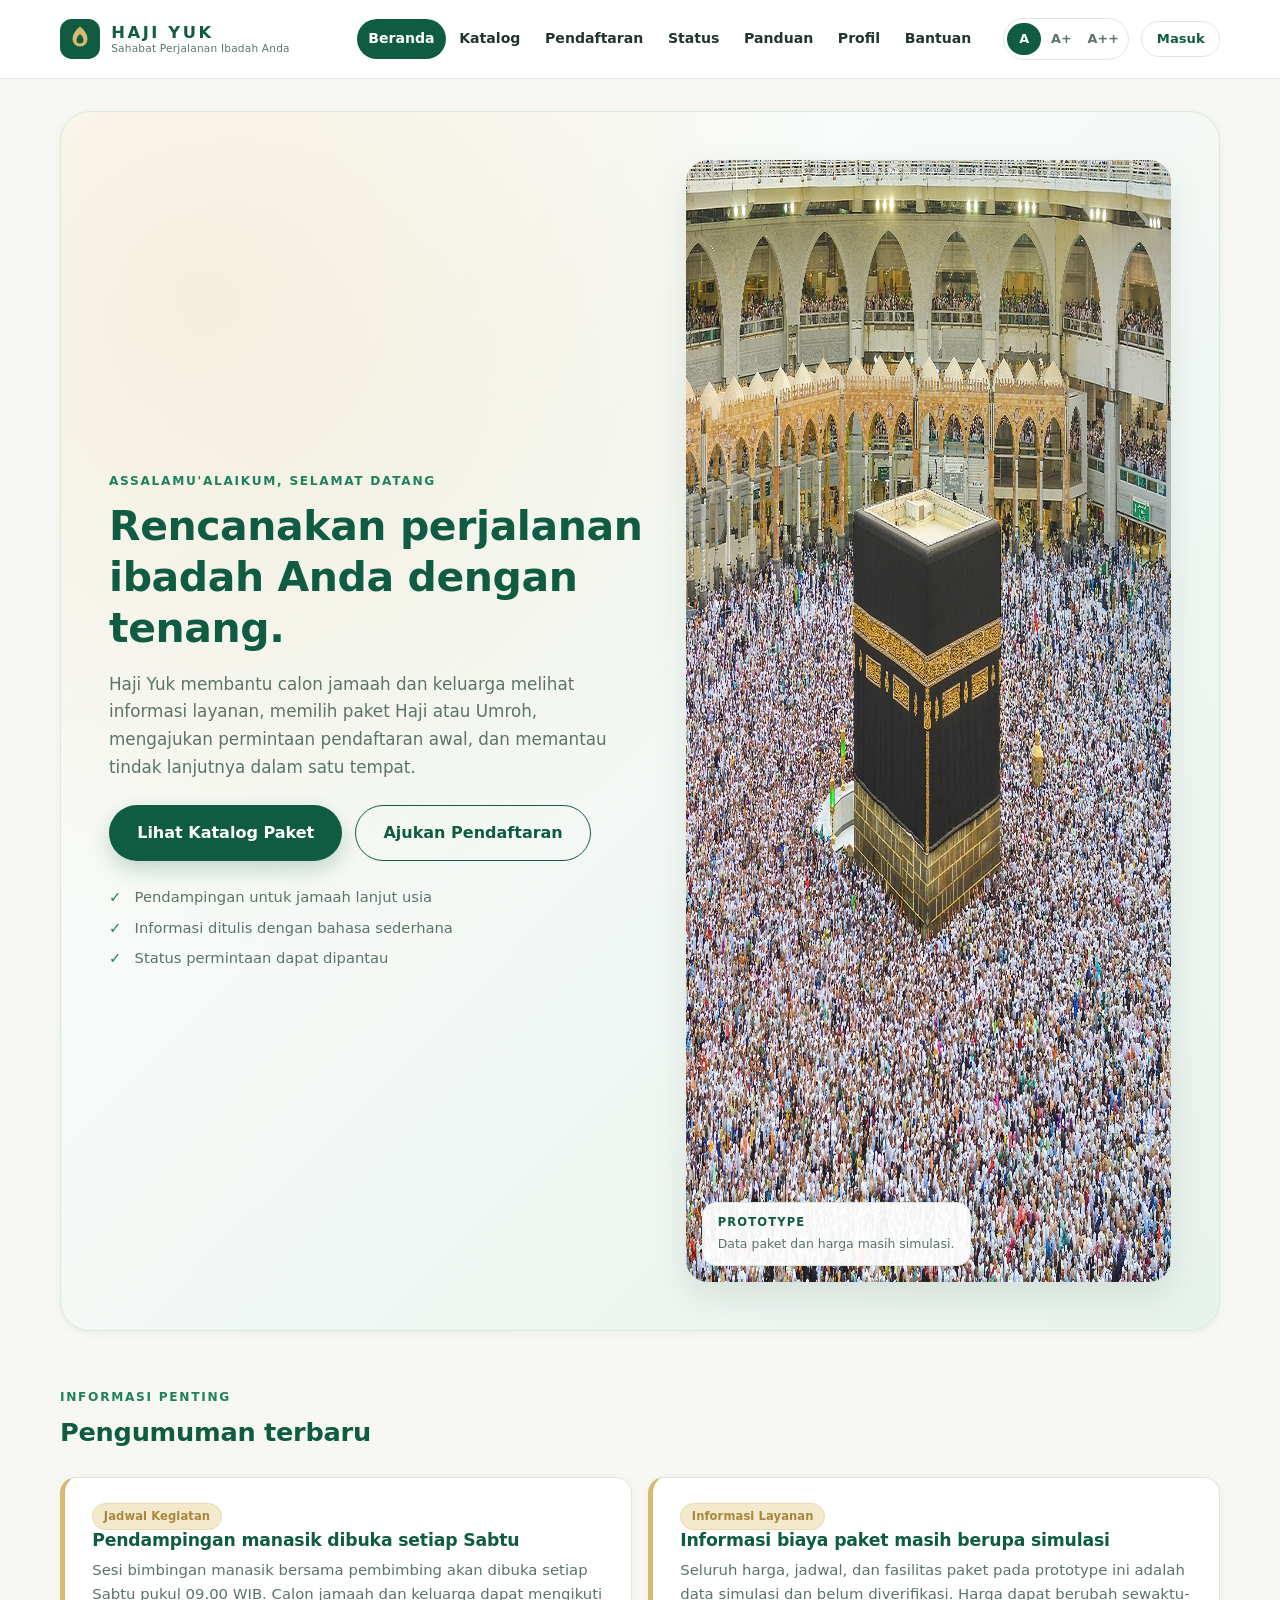
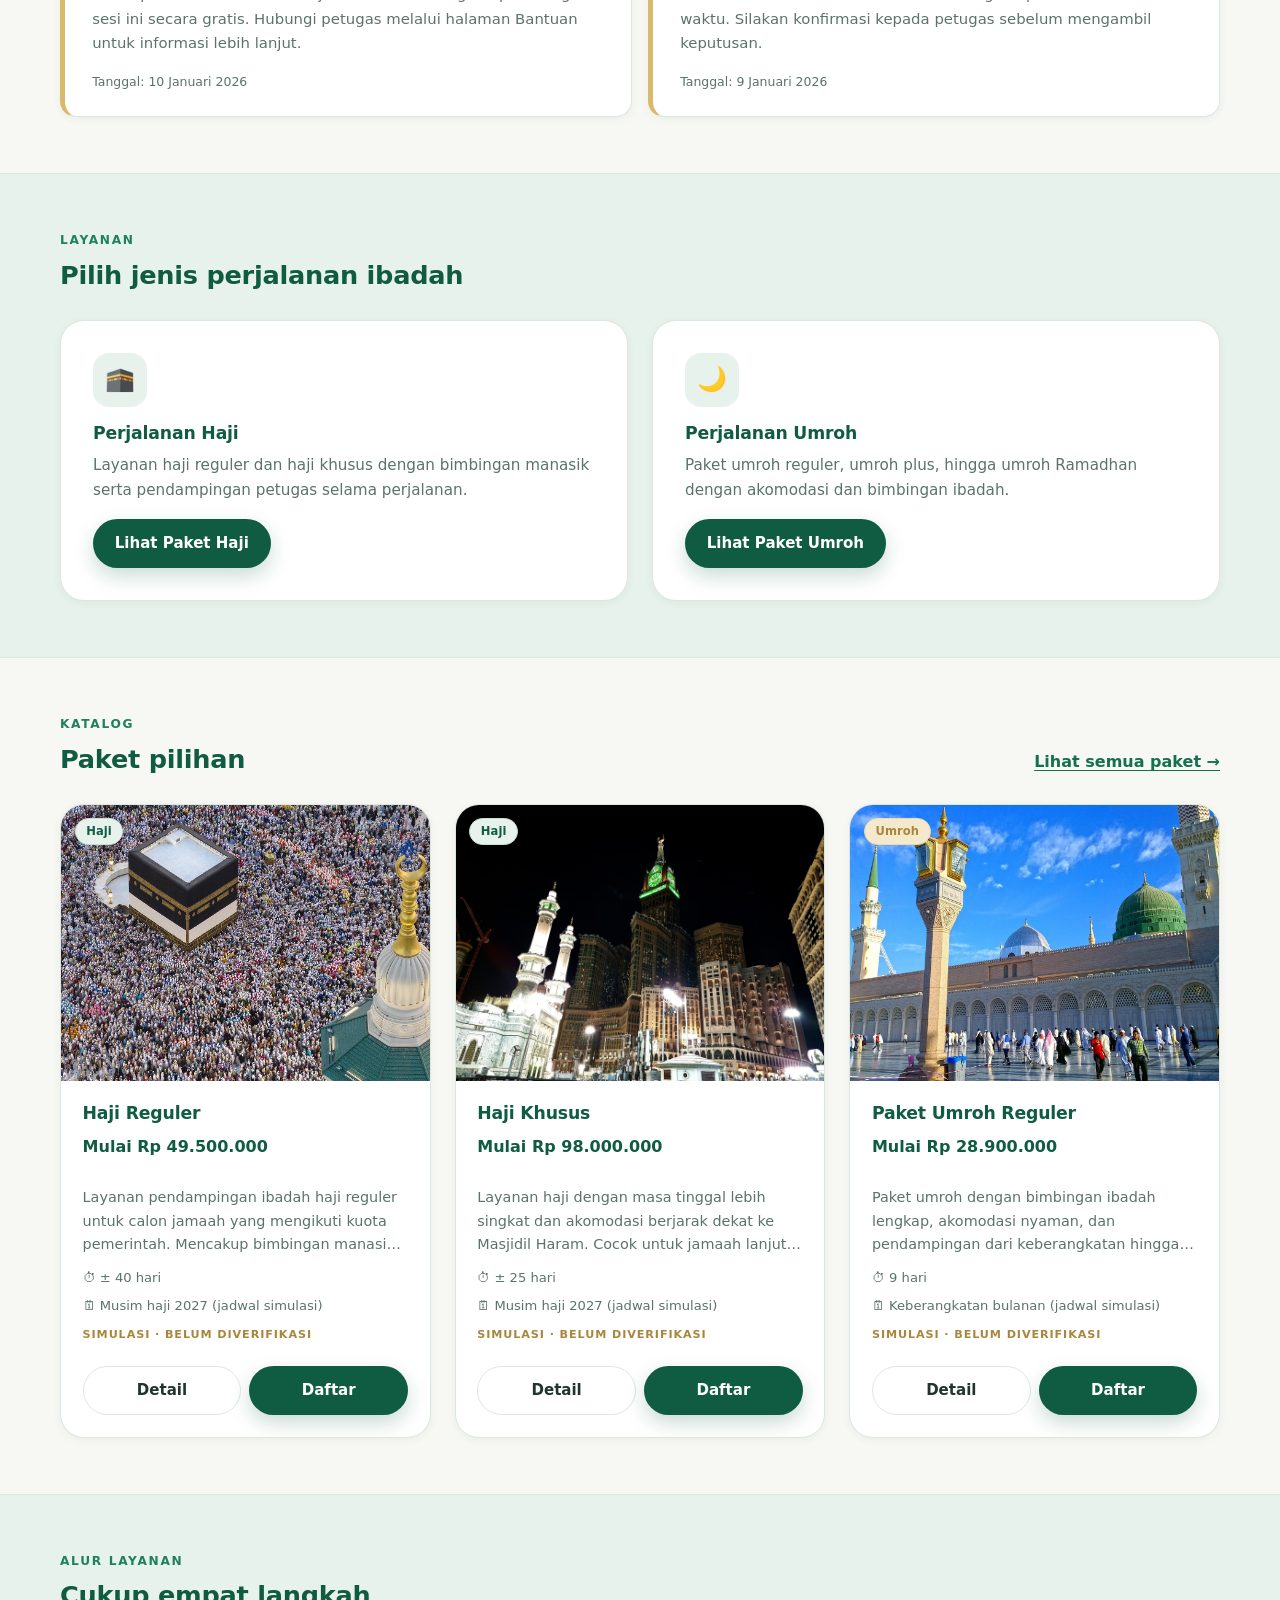
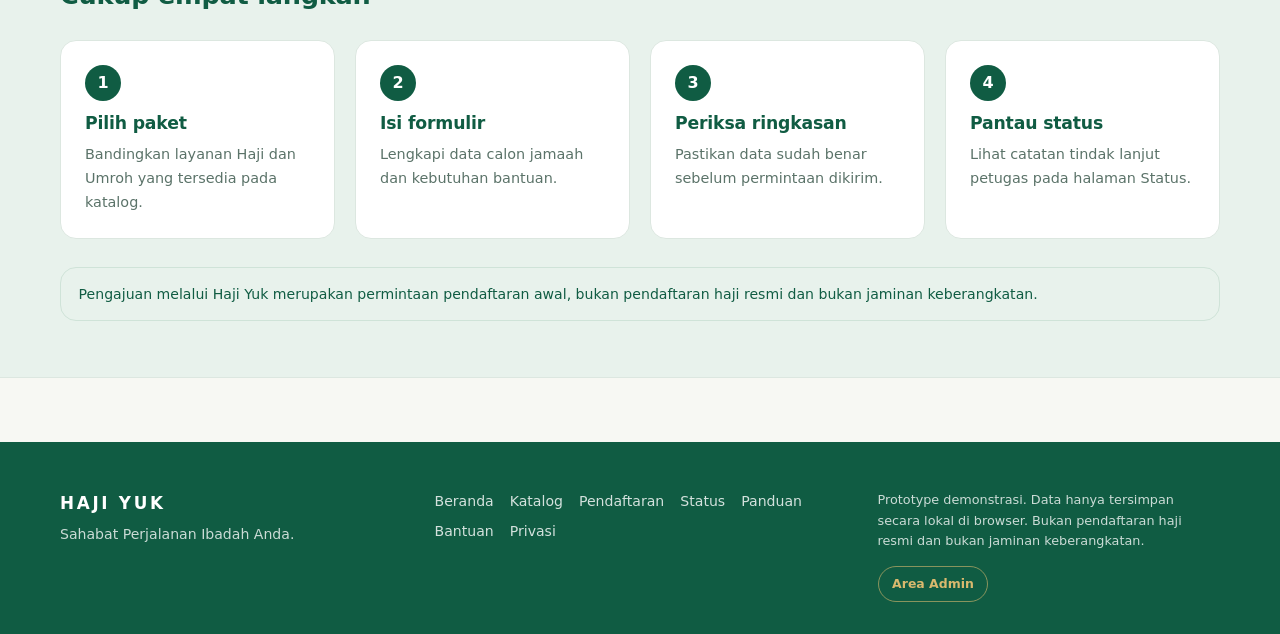
<file: index.html>
<!DOCTYPE html>
<html lang="id" data-text-scale="normal">
<head>
  <meta charset="UTF-8" />
  <meta name="viewport" content="width=device-width, initial-scale=1.0" />
  <meta name="theme-color" content="#105c43" />
  <meta
    name="description"
    content="Haji Yuk — Sahabat Perjalanan Ibadah Anda. Informasi layanan, katalog paket Haji dan Umroh, pendaftaran awal, serta panduan ibadah."
  />
  <title>Haji Yuk — Sahabat Perjalanan Ibadah Anda</title>
  <link rel="icon" href="assets/img/logo.svg" type="image/svg+xml" />
  <link rel="stylesheet" href="assets/css/style.css" />
</head>
<body>
  <a class="skip-link" href="#mainContent">Lewati ke konten utama</a>

  <header class="site-header">
    <div class="container site-header__inner">
      <a class="brand" href="#/beranda" data-go="beranda" aria-label="Haji Yuk — Beranda">
        <span class="brand__mark" aria-hidden="true">
          <svg viewBox="0 0 48 48" width="40" height="40" role="presentation">
            <rect width="48" height="48" rx="14" fill="#105c43" />
            <path d="M24 9c-6 5-9 10-9 15a9 9 0 0 0 18 0c0-5-3-10-9-15Z" fill="#d9b96e" />
            <path d="M24 18c-2.8 2.6-4.2 5-4.2 7.3a4.2 4.2 0 0 0 8.4 0c0-2.3-1.4-4.7-4.2-7.3Z" fill="#105c43" />
          </svg>
        </span>
        <span class="brand__text">
          <strong>HAJI YUK</strong>
          <small>Sahabat Perjalanan Ibadah Anda</small>
        </span>
      </a>

      <button
        type="button"
        class="nav-toggle"
        id="navToggle"
        aria-expanded="false"
        aria-controls="siteNav"
        aria-label="Buka menu navigasi"
      >
        <span></span><span></span><span></span>
      </button>

      <nav class="site-nav" id="siteNav" aria-label="Navigasi utama">
        <a href="#/beranda" data-go="beranda" class="is-active">Beranda</a>
        <a href="#/katalog" data-go="katalog">Katalog</a>
        <a href="#/pendaftaran" data-go="pendaftaran">Pendaftaran</a>
        <a href="#/status" data-go="status">Status</a>
        <a href="#/panduan" data-go="panduan">Panduan</a>
        <a href="#/profil" data-go="profil">Profil</a>
        <a href="#/bantuan" data-go="bantuan">Bantuan</a>
      </nav>

      <div class="header-tools">
        <div class="text-size" role="group" aria-label="Pengaturan ukuran teks">
          <button type="button" data-text-scale="normal" title="Ukuran teks normal" aria-pressed="true">A</button>
          <button type="button" data-text-scale="large" title="Ukuran teks besar" aria-pressed="false">A+</button>
          <button type="button" data-text-scale="xlarge" title="Ukuran teks sangat besar" aria-pressed="false">A++</button>
        </div>
        <div class="account-area" id="accountArea">
          <a class="account-chip" href="#/masuk" data-go="masuk" id="accountLink">Masuk</a>
          <button type="button" class="account-logout" id="accountLogout" hidden>Keluar</button>
        </div>
      </div>
    </div>
  </header>

  <main id="mainContent">
    <!-- ============================ BERANDA ============================ -->
    <section class="page is-active" id="page-beranda" data-page="beranda">
      <div class="container">
        <div class="hero">
          <div class="hero__content">
            <p class="eyebrow">Assalamu'alaikum, selamat datang</p>
            <h1>Rencanakan perjalanan ibadah Anda dengan tenang.</h1>
            <p class="hero__lead">
              Haji Yuk membantu calon jamaah dan keluarga melihat informasi layanan, memilih paket
              Haji atau Umroh, mengajukan permintaan pendaftaran awal, dan memantau tindak lanjutnya
              dalam satu tempat.
            </p>
            <div class="hero__actions">
              <a class="btn btn--primary btn--lg" href="#/katalog" data-go="katalog">Lihat Katalog Paket</a>
              <a class="btn btn--outline btn--lg" href="#/pendaftaran" data-go="pendaftaran">Ajukan Pendaftaran</a>
            </div>
            <ul class="hero__points">
              <li>Pendampingan untuk jamaah lanjut usia</li>
              <li>Informasi ditulis dengan bahasa sederhana</li>
              <li>Status permintaan dapat dipantau</li>
            </ul>
          </div>
          <div class="hero__media">
            <img src="assets/img/hero.jpg" alt="Suasana Ka'bah di Masjidil Haram dengan jamaah yang sedang berthawaf" width="1600" height="1122" />
            <div class="hero__note">
              <strong>Prototype</strong>
              <span>Data paket dan harga masih simulasi.</span>
            </div>
          </div>
        </div>
      </div>

      <section class="section" aria-labelledby="announcementTitle">
        <div class="container">
          <div class="section__head">
            <div>
              <p class="eyebrow">Informasi Penting</p>
              <h2 id="announcementTitle">Pengumuman terbaru</h2>
            </div>
          </div>
          <div id="homeAnnouncements" class="announcement-list" aria-live="polite"></div>
        </div>
      </section>

      <section class="section section--tint" aria-labelledby="servicesTitle">
        <div class="container">
          <div class="section__head">
            <div>
              <p class="eyebrow">Layanan</p>
              <h2 id="servicesTitle">Pilih jenis perjalanan ibadah</h2>
            </div>
          </div>
          <div class="service-grid">
            <article class="service-card">
              <span class="service-card__icon" aria-hidden="true">🕋</span>
              <h3>Perjalanan Haji</h3>
              <p>
                Layanan haji reguler dan haji khusus dengan bimbingan manasik serta pendampingan
                petugas selama perjalanan.
              </p>
              <button type="button" class="btn btn--primary" data-go="katalog" data-filter="Haji">
                Lihat Paket Haji
              </button>
            </article>
            <article class="service-card">
              <span class="service-card__icon" aria-hidden="true">🌙</span>
              <h3>Perjalanan Umroh</h3>
              <p>
                Paket umroh reguler, umroh plus, hingga umroh Ramadhan dengan akomodasi dan
                bimbingan ibadah.
              </p>
              <button type="button" class="btn btn--primary" data-go="katalog" data-filter="Umroh">
                Lihat Paket Umroh
              </button>
            </article>
          </div>
        </div>
      </section>

      <section class="section" aria-labelledby="featuredTitle">
        <div class="container">
          <div class="section__head">
            <div>
              <p class="eyebrow">Katalog</p>
              <h2 id="featuredTitle">Paket pilihan</h2>
            </div>
            <a class="link-arrow" href="#/katalog" data-go="katalog">Lihat semua paket →</a>
          </div>
          <div id="homePackages" class="package-grid"></div>
        </div>
      </section>

      <section class="section section--tint" aria-labelledby="stepsTitle">
        <div class="container">
          <div class="section__head">
            <div>
              <p class="eyebrow">Alur Layanan</p>
              <h2 id="stepsTitle">Cukup empat langkah</h2>
            </div>
          </div>
          <ol class="step-list">
            <li>
              <span class="step-list__num">1</span>
              <h3>Pilih paket</h3>
              <p>Bandingkan layanan Haji dan Umroh yang tersedia pada katalog.</p>
            </li>
            <li>
              <span class="step-list__num">2</span>
              <h3>Isi formulir</h3>
              <p>Lengkapi data calon jamaah dan kebutuhan bantuan.</p>
            </li>
            <li>
              <span class="step-list__num">3</span>
              <h3>Periksa ringkasan</h3>
              <p>Pastikan data sudah benar sebelum permintaan dikirim.</p>
            </li>
            <li>
              <span class="step-list__num">4</span>
              <h3>Pantau status</h3>
              <p>Lihat catatan tindak lanjut petugas pada halaman Status.</p>
            </li>
          </ol>
          <p class="notice notice--soft">
            Pengajuan melalui Haji Yuk merupakan permintaan pendaftaran awal, bukan pendaftaran haji
            resmi dan bukan jaminan keberangkatan.
          </p>
        </div>
      </section>
    </section>

    <!-- ============================ KATALOG ============================ -->
    <section class="page" id="page-katalog" data-page="katalog" hidden>
      <div class="container">
        <div class="page-head">
          <p class="eyebrow">Katalog Layanan</p>
          <h1>Paket Haji &amp; Umroh</h1>
          <p class="lead">
            Seluruh harga, jadwal, dan fasilitas pada prototype ini masih berupa simulasi dan belum
            diverifikasi. Silakan konfirmasi kepada petugas.
          </p>
        </div>

        <div class="toolbar">
          <div class="search-field">
            <span aria-hidden="true">🔍</span>
            <label class="sr-only" for="catalogSearch">Cari paket</label>
            <input
              type="search"
              id="catalogSearch"
              placeholder="Cari nama paket atau fasilitas…"
              autocomplete="off"
            />
          </div>
          <div class="chip-group" id="catalogFilters" role="group" aria-label="Filter kategori paket">
            <button type="button" class="chip is-active" data-filter="Semua" aria-pressed="true">Semua</button>
            <button type="button" class="chip" data-filter="Haji" aria-pressed="false">Haji</button>
            <button type="button" class="chip" data-filter="Umroh" aria-pressed="false">Umroh</button>
          </div>
        </div>

        <div id="catalogGrid" class="package-grid"></div>
        <div id="catalogEmpty" class="empty-state" hidden>
          <span class="empty-state__icon" aria-hidden="true">🔎</span>
          <h3>Paket tidak ditemukan</h3>
          <p>Coba kata kunci lain atau ubah filter kategori.</p>
        </div>
      </div>
    </section>

    <!-- ========================== PENDAFTARAN ========================== -->
    <section class="page" id="page-pendaftaran" data-page="pendaftaran" hidden>
      <div class="container container--narrow">
        <div class="page-head">
          <p class="eyebrow">Pendaftaran Awal</p>
          <h1>Ajukan permintaan pendaftaran</h1>
          <p class="lead">
            Isi data calon jamaah dengan teliti. Permintaan ini akan diperiksa petugas, lalu Anda
            dapat memantau tindak lanjutnya di halaman Status.
          </p>
        </div>

        <ol class="steps" id="regSteps" aria-label="Tahapan pendaftaran">
          <li class="is-active"><span>1</span> Isi Data</li>
          <li><span>2</span> Periksa Ringkasan</li>
          <li><span>3</span> Selesai</li>
        </ol>

        <form class="form-card" id="registrationForm" novalidate>
          <div data-reg-step="1">
            <div class="form-grid">
              <div class="field">
                <label for="regName">Nama lengkap calon jamaah <span class="required">*</span></label>
                <input type="text" id="regName" name="name" autocomplete="name" placeholder="Contoh: Siti Aminah" />
                <p class="field-error" data-error-for="regName" role="alert"></p>
              </div>

              <div class="field">
                <label for="regPhone">Nomor HP / WhatsApp <span class="required">*</span></label>
                <input type="tel" id="regPhone" name="phone" inputmode="tel" autocomplete="tel" placeholder="Contoh: 081234567890" />
                <p class="field-hint">Gunakan nomor yang aktif agar petugas dapat menghubungi.</p>
                <p class="field-error" data-error-for="regPhone" role="alert"></p>
              </div>

              <div class="field">
                <label for="regService">Jenis layanan <span class="required">*</span></label>
                <select id="regService" name="serviceType">
                  <option value="">Pilih jenis layanan</option>
                  <option value="Haji">Haji</option>
                  <option value="Umroh">Umroh</option>
                </select>
                <p class="field-error" data-error-for="regService" role="alert"></p>
              </div>

              <div class="field">
                <label for="regPackage">Paket atau layanan yang dipilih <span class="required">*</span></label>
                <select id="regPackage" name="packageId">
                  <option value="">Pilih jenis layanan terlebih dahulu</option>
                </select>
                <p class="field-error" data-error-for="regPackage" role="alert"></p>
              </div>

              <div class="field">
                <label for="regDeparture">Rencana keberangkatan <span class="required">*</span></label>
                <input type="text" id="regDeparture" name="departurePlan" placeholder="Contoh: Maret 2027 / belum menentukan" />
                <p class="field-hint">Perkiraan waktu berangkat membantu petugas menyiapkan informasi.</p>
                <p class="field-error" data-error-for="regDeparture" role="alert"></p>
              </div>

              <div class="field">
                <label for="regSubmitter">Pihak yang mengisi formulir <span class="required">*</span></label>
                <select id="regSubmitter" name="submittedBy">
                  <option value="">Pilih pihak pengisi</option>
                  <option value="Calon jamaah sendiri">Calon jamaah sendiri</option>
                  <option value="Anggota keluarga">Anggota keluarga</option>
                  <option value="Pendamping">Pendamping</option>
                  <option value="Petugas Haji Yuk">Petugas Haji Yuk</option>
                </select>
                <p class="field-error" data-error-for="regSubmitter" role="alert"></p>
              </div>

              <div class="field field--full">
                <label for="regNeeds">Catatan atau kebutuhan bantuan</label>
                <textarea
                  id="regNeeds"
                  name="needs"
                  rows="4"
                  placeholder="Contoh: calon jamaah menggunakan kursi roda dan membutuhkan pendampingan."
                ></textarea>
                <p class="field-hint">Boleh dikosongkan bila tidak ada kebutuhan khusus.</p>
              </div>
            </div>

            <label class="checkbox-field">
              <input type="checkbox" id="regConsent" name="consent" />
              <span>
                Saya memahami bahwa formulir ini adalah <strong>permintaan pendaftaran awal</strong>,
                bukan pendaftaran haji resmi, bukan penerbitan nomor porsi, dan bukan jaminan
                keberangkatan.
              </span>
            </label>
            <p class="field-error" data-error-for="regConsent" role="alert"></p>

            <div class="form-actions">
              <a class="btn btn--ghost" href="#/katalog" data-go="katalog">Kembali ke katalog</a>
              <button type="button" class="btn btn--primary btn--lg" id="toReview">Periksa Ringkasan</button>
            </div>
          </div>

          <div data-reg-step="2" hidden>
            <h2 class="form-title">Periksa ringkasan pendaftaran</h2>
            <p class="form-subtitle">Pastikan seluruh data sudah benar sebelum dikirim.</p>
            <div id="reviewSummary" class="review"></div>
            <div class="form-actions">
              <button type="button" class="btn btn--ghost" id="backToEdit">Ubah Data</button>
              <button type="button" class="btn btn--primary btn--lg" id="confirmSubmit">Kirim Permintaan</button>
            </div>
          </div>

          <div data-reg-step="3" hidden>
            <div class="success-panel">
              <span class="success-panel__icon" aria-hidden="true">✓</span>
              <h2>Permintaan berhasil dikirim</h2>
              <p>
                Nomor permintaan Anda adalah <strong id="newRequestCode">—</strong>. Simpan nomor ini
                dan pantau statusnya pada halaman Status Pendaftaran.
              </p>
              <div id="successSummary" class="review"></div>
              <div class="form-actions form-actions--center">
                <button type="button" class="btn btn--primary" id="goStatus">Lihat Status Pendaftaran</button>
                <button type="button" class="btn btn--ghost" id="newRequest">Ajukan Permintaan Lain</button>
              </div>
            </div>
          </div>
        </form>
      </div>
    </section>

    <!-- ============================ STATUS ============================ -->
    <section class="page" id="page-status" data-page="status" hidden>
      <div class="container">
        <div class="page-head">
          <p class="eyebrow">Status Pendaftaran</p>
          <h1>Pantau permintaan Anda</h1>
          <p class="lead">
            Halaman ini hanya menampilkan permintaan milik akun yang sedang masuk. Status yang
            tampil menunjukkan proses tindak lanjut melalui aplikasi Haji Yuk, bukan persetujuan
            pemerintah atau jaminan keberangkatan.
          </p>
        </div>

        <div class="status-toolbar">
          <p class="muted" id="statusMeta">Memuat data…</p>
          <div class="status-toolbar__actions">
            <button type="button" class="btn btn--outline" id="statusRefresh">Muat Ulang</button>
            <a class="btn btn--primary" href="#/pendaftaran" data-go="pendaftaran">Pendaftaran Baru</a>
          </div>
        </div>

        <div id="statusList" class="status-list"></div>
        <div id="statusEmpty" class="empty-state" hidden>
          <span class="empty-state__icon" aria-hidden="true">📋</span>
          <h3>Belum ada permintaan pendaftaran</h3>
          <p>Permintaan yang Anda kirim dengan akun ini akan muncul di sini.</p>
          <a class="btn btn--primary" href="#/pendaftaran" data-go="pendaftaran">Mulai Pendaftaran</a>
        </div>
      </div>
    </section>

    <!-- ============================ PANDUAN =========================== -->
    <section class="page" id="page-panduan" data-page="panduan" hidden>
      <div class="container">
        <div class="page-head">
          <p class="eyebrow">Panduan Ibadah</p>
          <h1>Bekal ilmu sebelum berangkat</h1>
          <p class="lead">
            Kumpulan panduan Haji, Umroh, persiapan perjalanan, manasik, doa, dan tips. Materi ini
            perlu ditinjau pembimbing ibadah sebelum dijadikan acuan resmi.
          </p>
        </div>

        <div class="toolbar">
          <div class="search-field">
            <span aria-hidden="true">🔍</span>
            <label class="sr-only" for="guideSearch">Cari panduan</label>
            <input type="search" id="guideSearch" placeholder="Cari judul atau isi panduan…" autocomplete="off" />
          </div>
          <div class="chip-group" id="guideFilters" role="group" aria-label="Filter kategori panduan">
            <button type="button" class="chip is-active" data-category="Semua" aria-pressed="true">Semua</button>
          </div>
        </div>

        <div id="guideGrid" class="guide-grid"></div>
        <div id="guideEmpty" class="empty-state" hidden>
          <span class="empty-state__icon" aria-hidden="true">📖</span>
          <h3>Panduan tidak ditemukan</h3>
          <p>Coba kata kunci lain atau pilih kategori berbeda.</p>
        </div>
      </div>
    </section>

    <!-- ============================ PROFIL ============================ -->
    <section class="page" id="page-profil" data-page="profil" hidden>
      <div class="container container--narrow">
        <div class="page-head">
          <p class="eyebrow">Profil</p>
          <h1>Profil &amp; preferensi</h1>
          <p class="lead">
            Data profil membantu petugas menghubungi Anda. Pada prototype ini data hanya tersimpan
            di browser perangkat ini.
          </p>
        </div>

        <div class="card" id="accountCard">
          <h2>Akun &amp; keamanan</h2>
          <div id="accountInfo" class="account-info">
            <p class="muted">Anda belum masuk. <a href="#/masuk" data-go="masuk">Masuk atau daftar akun</a> untuk menyimpan permintaan pada akun Anda.</p>
          </div>
          <div id="accountSecurity" hidden>
            <dl class="account-info" id="accountMeta"></dl>
            <form id="changePasswordForm" class="form-grid" novalidate>
              <div class="field field--full">
                <h3>Ganti password</h3>
                <p class="field-hint">Minimal 8 karakter, memuat huruf dan angka.</p>
              </div>
              <div class="field">
                <label for="currentPassword">Password saat ini</label>
                <input type="password" id="currentPassword" autocomplete="current-password" />
              </div>
              <div class="field">
                <label for="newPassword">Password baru</label>
                <input type="password" id="newPassword" autocomplete="new-password" />
              </div>
              <div class="field">
                <label for="confirmPassword">Ulangi password baru</label>
                <input type="password" id="confirmPassword" autocomplete="new-password" />
              </div>
              <p class="field-error" id="passwordError" role="alert"></p>
              <div class="form-actions form-actions--start">
                <button type="submit" class="btn btn--primary">Perbarui Password</button>
                <button type="button" class="btn btn--ghost" id="profileLogout">Keluar dari Akun</button>
              </div>
            </form>
            <p class="field-hint" id="sessionInfo"></p>
          </div>
        </div>

        <div class="card">
          <h2>Data kontak</h2>
          <form id="profileForm" class="form-grid">
            <div class="field">
              <label for="profileName">Nama</label>
              <input type="text" id="profileName" autocomplete="name" placeholder="Nama Anda" />
            </div>
            <div class="field">
              <label for="profilePhone">Nomor HP / WhatsApp</label>
              <input type="tel" id="profilePhone" inputmode="tel" autocomplete="tel" placeholder="08xxxxxxxxxx" />
            </div>
            <div class="field field--full">
              <p class="field-hint">ID perangkat prototype: <span id="clientIdLabel">—</span></p>
            </div>
            <div class="form-actions form-actions--start">
              <button type="submit" class="btn btn--primary">Simpan Profil</button>
            </div>
          </form>
        </div>

        <div class="card">
          <h2>Ukuran teks</h2>
          <p class="muted">Perbesar teks agar lebih nyaman dibaca.</p>
          <div class="text-size-options" role="group" aria-label="Pilih ukuran teks">
            <button type="button" class="chip" data-text-scale="normal" aria-pressed="true">Normal</button>
            <button type="button" class="chip" data-text-scale="large" aria-pressed="false">Besar</button>
            <button type="button" class="chip" data-text-scale="xlarge" aria-pressed="false">Sangat Besar</button>
          </div>
        </div>

        <div class="card">
          <h2>Data &amp; penyimpanan</h2>
          <p class="muted">
            Prototype ini menyimpan paket, permintaan pendaftaran, panduan, dan pengumuman di
            <strong>localStorage</strong> browser. Data tidak tersinkronisasi ke perangkat lain dan
            dapat hilang bila data browser dibersihkan. Akun dan log audit tidak dihapus oleh tombol
            di bawah ini.
          </p>
          <button type="button" class="btn btn--danger" id="resetDataBtn">Hapus Seluruh Data Simulasi</button>
        </div>
      </div>
    </section>

    <!-- ============================ MASUK / DAFTAR ============================ -->
    <section class="page" id="page-masuk" data-page="masuk" hidden>
      <div class="container container--narrow">
        <div class="page-head">
          <p class="eyebrow">Akun</p>
          <h1>Masuk atau daftar akun</h1>
          <p class="lead">
            Akun diperlukan untuk mengirim permintaan pendaftaran dan memantau statusnya. Password
            disimpan dalam bentuk hash PBKDF2 dengan salt acak, bukan teks biasa.
          </p>
        </div>

        <div class="auth-layout">
          <div class="card auth-card">
            <div class="auth-tabs" role="tablist" aria-label="Pilih masuk atau daftar">
              <button type="button" class="auth-tab is-active" data-auth-tab="login" role="tab" aria-selected="true">Masuk</button>
              <button type="button" class="auth-tab" data-auth-tab="register" role="tab" aria-selected="false">Daftar</button>
            </div>

            <form id="loginForm" class="auth-form" novalidate>
              <div class="field">
                <label for="loginEmail">Email atau username</label>
                <input type="text" id="loginEmail" autocomplete="username" placeholder="nama@email.com" />
              </div>
              <div class="field">
                <label for="userLoginPassword">Password</label>
                <div class="password-field">
                  <input type="password" id="userLoginPassword" autocomplete="current-password" placeholder="Masukkan password" />
                  <button type="button" class="password-toggle" data-password-toggle="userLoginPassword" aria-label="Tampilkan password" aria-pressed="false"><span aria-hidden="true">👁</span></button>
                </div>
              </div>
              <div class="login-error" id="userLoginError" role="alert" hidden></div>
              <button type="submit" class="btn btn--primary btn--block btn--lg">Masuk</button>
              <p class="field-hint">Maksimal 5 percobaan per 15 menit. Sesi berakhir otomatis setelah 20 menit tidak aktif.</p>
            </form>

            <form id="registerForm" class="auth-form" novalidate hidden>
              <div class="field">
                <label for="registerName">Nama lengkap</label>
                <input type="text" id="registerName" autocomplete="name" placeholder="Contoh: Siti Aminah" />
              </div>
              <div class="field">
                <label for="registerEmail">Email</label>
                <input type="email" id="registerEmail" autocomplete="email" placeholder="nama@email.com" />
              </div>
              <div class="field">
                <label for="registerPassword">Password</label>
                <div class="password-field">
                  <input type="password" id="registerPassword" autocomplete="new-password" placeholder="Minimal 8 karakter" />
                  <button type="button" class="password-toggle" data-password-toggle="registerPassword" aria-label="Tampilkan password" aria-pressed="false"><span aria-hidden="true">👁</span></button>
                </div>
                <p class="field-hint">Minimal 8 karakter dan memuat huruf serta angka.</p>
              </div>
              <div class="field">
                <label for="registerConfirm">Ulangi password</label>
                <input type="password" id="registerConfirm" autocomplete="new-password" placeholder="Ulangi password" />
              </div>
              <label class="checkbox-field">
                <input type="checkbox" id="registerConsent" />
                <span>Saya menyetujui <a href="#/privasi" data-go="privasi">kebijakan privasi</a> dan memahami bahwa data prototype ini tersimpan di browser saya.</span>
              </label>
              <div class="login-error" id="registerError" role="alert" hidden></div>
              <button type="submit" class="btn btn--primary btn--block btn--lg">Buat Akun</button>
            </form>

            <p class="auth-switch">
              <span id="authSwitchText">Belum punya akun?</span>
              <button type="button" class="link-button" id="authSwitchBtn">Daftar sekarang</button>
            </p>
          </div>

          <aside class="auth-aside">
            <h2>Kenapa perlu akun?</h2>
            <ul class="auth-points">
              <li>Permintaan pendaftaran terhubung ke akun, bukan sekadar browser.</li>
              <li>Status tindak lanjut hanya dapat dilihat pemilik akun.</li>
              <li>Password di-hash PBKDF2-SHA256 dengan salt acak.</li>
              <li>Percobaan login dibatasi dan sesi berakhir otomatis.</li>
            </ul>
            <p class="auth-note">
              Admin memiliki halaman terpisah dengan MFA opsional. <a href="admin.html">Buka Area Admin</a>.
            </p>
            <p class="auth-note">
              Ini prototype frontend. Untuk layanan nyata, autentikasi dan penyimpanan data wajib
              memakai backend dengan sesi di server.
            </p>
          </aside>
        </div>
      </div>
    </section>

    <!-- ============================ KEBIJAKAN PRIVASI ============================ -->
    <section class="page" id="page-privasi" data-page="privasi" hidden>
      <div class="container container--narrow">
        <div class="page-head">
          <p class="eyebrow">Kebijakan Privasi</p>
          <h1>Data yang dikumpulkan &amp; hak Anda</h1>
          <p class="lead">
            Ringkasan transparan tentang data apa yang diproses prototype Haji Yuk, untuk apa, dan
            bagaimana Anda dapat menghapusnya.
          </p>
        </div>

        <div class="privacy-stack">
          <article class="card">
            <h2>1. Data yang dikumpulkan</h2>
            <ul class="help-links">
              <li>Akun: nama, email, dan hash password (password asli tidak disimpan).</li>
              <li>Kontak: nomor HP/WhatsApp dan nama calon jamaah pada formulir.</li>
              <li>Permintaan: paket pilihan, rencana keberangkatan, dan catatan kebutuhan.</li>
              <li>Teknis: log aktivitas dan preferensi ukuran teks.</li>
            </ul>
          </article>
          <article class="card">
            <h2>2. Tujuan pemrosesan</h2>
            <p>
              Data dipakai untuk menampilkan status permintaan, menghubungi Anda terkait tindak
              lanjut, dan menjaga keamanan akun (audit login, pembatasan percobaan). Data tidak
              dijual atau dipakai untuk iklan.
            </p>
          </article>
          <article class="card">
            <h2>3. Tempat penyimpanan &amp; masa simpan</h2>
            <p>
              Seluruh data prototype disimpan di <strong>localStorage browser perangkat Anda</strong>
              dan tidak dikirim ke server. Log audit disimpan maksimal 90 hari atau 300 entri
              terakhir. Menghapus data browser akan menghapus semuanya secara permanen.
            </p>
          </article>
          <article class="card">
            <h2>4. Hak Anda</h2>
            <p>
              Anda dapat mengubah nama dan password melalui halaman Profil, memantau riwayat
              permintaan, serta menghapus data simulasi melalui tombol di halaman Profil. Untuk
              pertanyaan privasi, hubungi petugas melalui halaman Bantuan.
            </p>
          </article>
          <article class="card">
            <h2>5. Kontrol keamanan</h2>
            <ul class="help-links">
              <li>Password di-hash PBKDF2-SHA256 (150.000 iterasi) dengan salt acak per akun.</li>
              <li>Rate limit login 5 percobaan per 15 menit dan kunci sementara 15 menit.</li>
              <li>MFA TOTP opsional untuk admin; sesi kedaluwarsa setelah 20 menit diam.</li>
              <li>Input pengguna di-escape sebelum dirender untuk mencegah XSS.</li>
              <li>Header keamanan (CSP, HSTS, nosniff, frame-ancestors) aktif saat di-deploy.</li>
            </ul>
          </article>
          <p class="notice notice--warn">
            Prototype ini bukan layanan pendaftaran haji resmi. Untuk produksi, diperlukan backend,
            enkripsi data saat transit dan diam, serta kebijakan retensi yang disetujui pemilik data.
          </p>
        </div>
      </div>
    </section>

    <!-- ============================ BANTUAN =========================== -->
    <section class="page" id="page-bantuan" data-page="bantuan" hidden>
      <div class="container container--narrow">
        <div class="page-head">
          <p class="eyebrow">Bantuan</p>
          <h1>Kami siap membantu</h1>
          <p class="lead">
            Butuh bantuan mengisi formulir atau memahami paket? Hubungi petugas Haji Yuk melalui
            informasi berikut.
          </p>
        </div>

        <div class="help-grid">
          <article class="card">
            <h2>Hubungi petugas</h2>
            <ul class="contact-list">
              <li><span>WhatsApp</span><strong>0812-3456-7890</strong></li>
              <li><span>Telepon kantor</span><strong>(021) 555-0199</strong></li>
              <li><span>Email</span><strong>halo@hajiyuk.example</strong></li>
              <li><span>Jam layanan</span><strong>Senin–Sabtu, 08.00–17.00 WIB</strong></li>
            </ul>
            <p class="field-hint">
              Nomor dan email di atas hanya contoh prototype. Prototype ini tidak mengirim pesan
              WhatsApp atau email sungguhan.
            </p>
          </article>

          <article class="card">
            <h2>Bantuan cepat</h2>
            <ul class="help-links">
              <li><a href="#/pendaftaran" data-go="pendaftaran">Cara mengajukan pendaftaran</a></li>
              <li><a href="#/status" data-go="status">Cara memantau status permintaan</a></li>
              <li><a href="#/panduan" data-go="panduan">Membaca panduan ibadah</a></li>
              <li><a href="#/katalog" data-go="katalog">Membandingkan paket Haji dan Umroh</a></li>
            </ul>
            <a class="btn btn--primary" href="#/pendaftaran" data-go="pendaftaran">Buka Formulir Pendaftaran</a>
          </article>
        </div>

        <div class="card">
          <h2>Pertanyaan umum</h2>
          <div class="faq-list">
            <details>
              <summary>Apakah data saya aman?</summary>
              <p>
                Pada prototype ini data hanya tersimpan di browser perangkat Anda. Untuk layanan
                nyata, data calon jamaah memerlukan server aman dengan kontrol akses.
              </p>
            </details>
            <details>
              <summary>Apakah pengisian formulir berarti sudah mendaftar haji resmi?</summary>
              <p>
                Tidak. Formulir Haji Yuk hanya permintaan pendaftaran awal untuk ditindaklanjuti
                petugas. Pendaftaran haji resmi dilakukan melalui kanal resmi pemerintah.
              </p>
            </details>
            <details>
              <summary>Mengapa harga paket disebut simulasi?</summary>
              <p>
                Seluruh harga, jadwal, dan fasilitas pada prototype belum diverifikasi sehingga
                ditandai sebagai simulasi. Konfirmasikan kepada petugas sebelum memutuskan.
              </p>
            </details>
            <details>
              <summary>Bagaimana cara petugas mengelola data?</summary>
              <p>
                Petugas masuk melalui tautan <strong>Area Admin</strong> di bagian footer untuk
                memeriksa permintaan, memperbarui status, dan mengelola paket serta panduan.
              </p>
            </details>
          </div>
        </div>
      </div>
    </section>
  </main>

  <footer class="site-footer">
    <div class="container site-footer__inner">
      <div class="site-footer__brand">
        <strong>HAJI YUK</strong>
        <p>Sahabat Perjalanan Ibadah Anda.</p>
      </div>
      <nav class="site-footer__nav" aria-label="Navigasi footer">
        <a href="#/beranda" data-go="beranda">Beranda</a>
        <a href="#/katalog" data-go="katalog">Katalog</a>
        <a href="#/pendaftaran" data-go="pendaftaran">Pendaftaran</a>
        <a href="#/status" data-go="status">Status</a>
        <a href="#/panduan" data-go="panduan">Panduan</a>
        <a href="#/bantuan" data-go="bantuan">Bantuan</a>
        <a href="#/privasi" data-go="privasi">Privasi</a>
      </nav>
      <div class="site-footer__meta">
        <p>
          Prototype demonstrasi. Data hanya tersimpan secara lokal di browser. Bukan pendaftaran
          haji resmi dan bukan jaminan keberangkatan.
        </p>
        <a class="admin-link" href="admin.html">Area Admin</a>
      </div>
    </div>
  </footer>

  <!-- Modal detail paket -->
  <div class="modal" id="packageModal" role="dialog" aria-modal="true" aria-labelledby="packageModalTitle" aria-hidden="true">
    <div class="modal__backdrop" data-close-modal></div>
    <div class="modal__dialog" role="document">
      <div class="modal__head">
        <h2 id="packageModalTitle">Detail Paket</h2>
        <button type="button" class="icon-button" data-close-modal aria-label="Tutup detail paket">✕</button>
      </div>
      <div class="modal__body" id="packageModalBody"></div>
      <div class="modal__foot" id="packageModalFoot"></div>
    </div>
  </div>

  <!-- Modal pratinjau panduan -->
  <div class="modal" id="guideModal" role="dialog" aria-modal="true" aria-labelledby="guideModalTitle" aria-hidden="true">
    <div class="modal__backdrop" data-close-modal></div>
    <div class="modal__dialog" role="document">
      <div class="modal__head">
        <h2 id="guideModalTitle">Panduan</h2>
        <button type="button" class="icon-button" data-close-modal aria-label="Tutup panduan">✕</button>
      </div>
      <div class="modal__body" id="guideModalBody"></div>
    </div>
  </div>

  <noscript>
    <div class="noscript">Aplikasi Haji Yuk memerlukan JavaScript untuk berjalan. Aktifkan JavaScript di browser Anda.</div>
  </noscript>

  <script src="assets/js/store.js"></script>
  <script src="assets/js/auth.js"></script>
  <script src="assets/js/ui.js"></script>
  <script src="assets/js/app.js"></script>
</body>
</html>
</file>
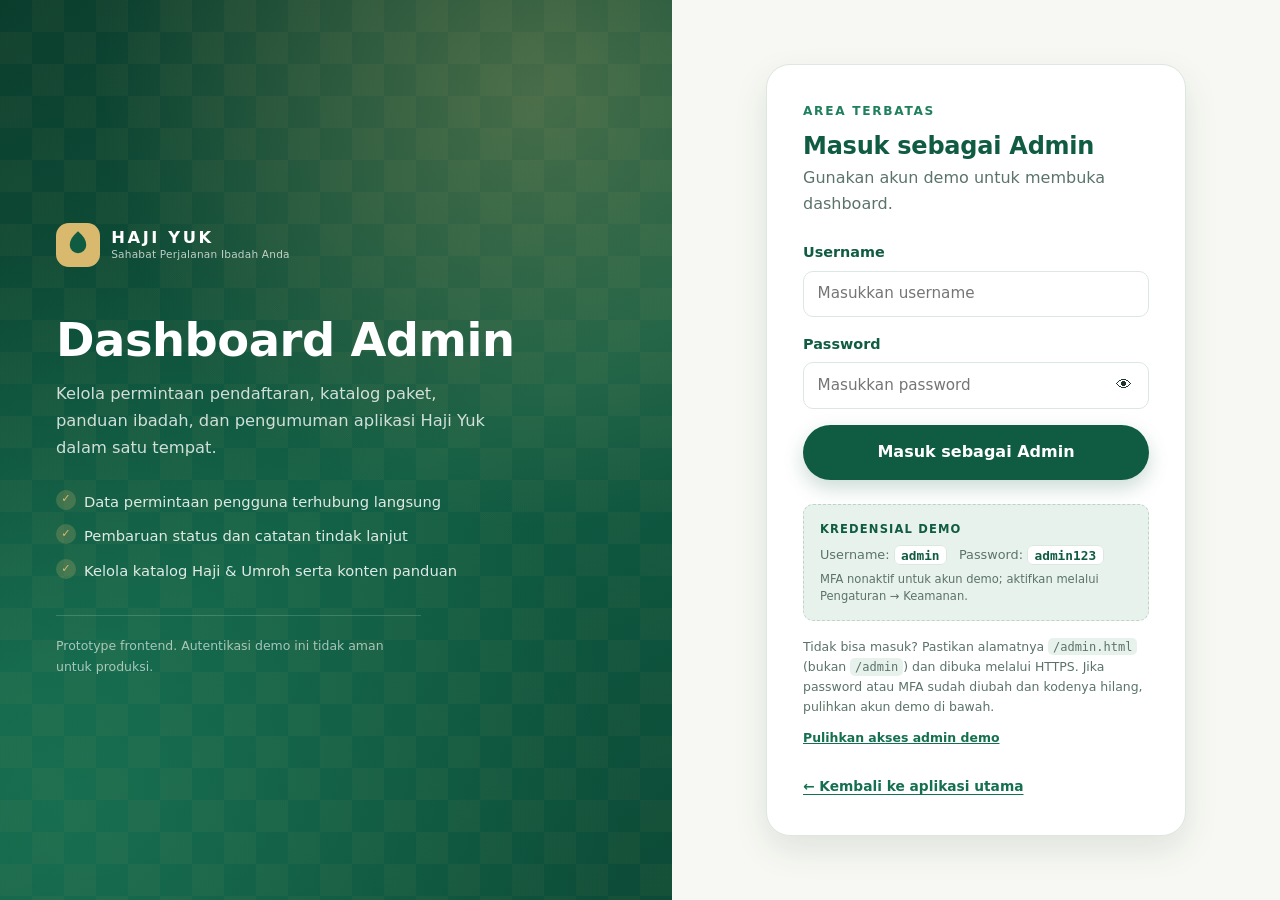
<file: admin.html>
<!DOCTYPE html>
<html lang="id" data-text-scale="normal">
<head>
  <meta charset="UTF-8" />
  <meta name="viewport" content="width=device-width, initial-scale=1.0" />
  <meta name="theme-color" content="#105c43" />
  <meta name="robots" content="noindex" />
  <title>Dashboard Admin — Haji Yuk</title>
  <link rel="icon" href="assets/img/logo.svg" type="image/svg+xml" />
  <link rel="stylesheet" href="assets/css/style.css" />
  <link rel="stylesheet" href="assets/css/admin.css" />
</head>
<body class="admin-body">
  <a class="skip-link" href="#adminMain">Lewati ke konten utama</a>

  <!-- ============================ LOGIN ============================ -->
  <div class="login-screen" id="loginScreen">
    <div class="login-visual">
      <div class="login-visual__inner">
        <a class="brand brand--light" href="index.html">
          <span class="brand__mark" aria-hidden="true">
            <svg viewBox="0 0 48 48" width="44" height="44" role="presentation">
              <rect width="48" height="48" rx="14" fill="#d9b96e" />
              <path d="M24 9c-6 5-9 10-9 15a9 9 0 0 0 18 0c0-5-3-10-9-15Z" fill="#105c43" />
            </svg>
          </span>
          <span class="brand__text">
            <strong>HAJI YUK</strong>
            <small>Sahabat Perjalanan Ibadah Anda</small>
          </span>
        </a>
        <h1>Dashboard Admin</h1>
        <p class="login-visual__lead">
          Kelola permintaan pendaftaran, katalog paket, panduan ibadah, dan pengumuman aplikasi Haji
          Yuk dalam satu tempat.
        </p>
        <ul class="login-features">
          <li>Data permintaan pengguna terhubung langsung</li>
          <li>Pembaruan status dan catatan tindak lanjut</li>
          <li>Kelola katalog Haji &amp; Umroh serta konten panduan</li>
        </ul>
        <p class="login-visual__note">
          Prototype frontend. Autentikasi demo ini tidak aman untuk produksi.
        </p>
      </div>
    </div>

    <div class="login-panel">
      <div class="login-card">
        <p class="eyebrow">Area Terbatas</p>
        <h2>Masuk sebagai Admin</h2>
        <p class="muted">Gunakan akun demo untuk membuka dashboard.</p>

        <form id="adminLoginForm" class="login-form" novalidate>
          <div class="field">
            <label for="loginUsername">Username</label>
            <input
              type="text"
              id="loginUsername"
              name="username"
              autocomplete="username"
              placeholder="Masukkan username"
              required
            />
          </div>
          <div class="field">
            <label for="loginPassword">Password</label>
            <div class="password-field">
              <input
                type="password"
                id="loginPassword"
                name="password"
                autocomplete="current-password"
                placeholder="Masukkan password"
                required
              />
              <button
                type="button"
                class="password-toggle"
                id="passwordToggle"
                aria-label="Tampilkan password"
                aria-pressed="false"
              >
                <span aria-hidden="true">👁</span>
              </button>
            </div>
          </div>

          <div class="field" id="mfaField" hidden>
            <label for="loginMfa">Kode MFA (6 digit)</label>
            <input
              type="text"
              id="loginMfa"
              name="mfa"
              inputmode="numeric"
              autocomplete="one-time-code"
              maxlength="6"
              pattern="[0-9]{6}"
              placeholder="123456"
            />
            <p class="field-hint">Buka aplikasi authenticator Anda, lalu masukkan kode yang tampil.</p>
          </div>

          <div class="login-error" id="loginError" role="alert" hidden></div>

          <button type="submit" class="btn btn--primary btn--lg btn--block">Masuk sebagai Admin</button>
        </form>

        <div class="login-demo">
          <strong>Kredensial demo</strong>
          <span>Username: <code>admin</code></span>
          <span>Password: <code>admin123</code></span>
          <span class="login-demo__hint">MFA nonaktif untuk akun demo; aktifkan melalui Pengaturan → Keamanan.</span>
        </div>

        <p class="login-help">
          Tidak bisa masuk? Pastikan alamatnya <code>/admin.html</code> (bukan <code>/admin</code>)
          dan dibuka melalui HTTPS. Jika password atau MFA sudah diubah dan kodenya hilang, pulihkan
          akun demo di bawah.
        </p>
        <button type="button" class="login-recover" id="recoverAdminBtn">Pulihkan akses admin demo</button>

        <a class="login-back" href="index.html">← Kembali ke aplikasi utama</a>
      </div>
    </div>
  </div>

  <!-- ============================ DASHBOARD ============================ -->
  <div class="admin-shell" id="adminApp" hidden>
    <div class="sidebar-overlay" id="sidebarOverlay" hidden></div>

    <aside class="sidebar" id="adminSidebar" aria-label="Menu dashboard admin">
      <div class="sidebar__brand">
        <a class="brand brand--light" href="admin.html">
          <span class="brand__mark" aria-hidden="true">
            <svg viewBox="0 0 48 48" width="40" height="40" role="presentation">
              <rect width="48" height="48" rx="14" fill="#d9b96e" />
              <path d="M24 9c-6 5-9 10-9 15a9 9 0 0 0 18 0c0-5-3-10-9-15Z" fill="#105c43" />
            </svg>
          </span>
          <span class="brand__text">
            <strong>HAJI YUK</strong>
            <small>Dashboard Admin</small>
          </span>
        </a>
        <button type="button" class="sidebar__close" id="sidebarClose" aria-label="Tutup menu">✕</button>
      </div>

      <nav class="sidebar__nav" aria-label="Navigasi dashboard">
        <button type="button" class="sidebar__link is-active" data-view="overview">
          <svg viewBox="0 0 24 24" aria-hidden="true"><rect x="3" y="3" width="8" height="8" rx="2"/><rect x="13" y="3" width="8" height="5" rx="2"/><rect x="13" y="10" width="8" height="11" rx="2"/><rect x="3" y="13" width="8" height="8" rx="2"/></svg>
          <span>Dashboard</span>
        </button>
        <button type="button" class="sidebar__link" data-view="requests">
          <svg viewBox="0 0 24 24" aria-hidden="true"><path d="M8 4h8a2 2 0 0 1 2 2v14l-3-2-3 2-3-2-3 2V6a2 2 0 0 1 2-2Z"/><path d="M9 9h6M9 13h4"/></svg>
          <span>Data Pendaftaran</span>
          <em class="sidebar__count" id="sidebarRequestCount" hidden>0</em>
        </button>
        <button type="button" class="sidebar__link" data-view="packages">
          <svg viewBox="0 0 24 24" aria-hidden="true"><path d="M21 8 12 3 3 8v8l9 5 9-5V8Z"/><path d="M3 8l9 5 9-5M12 21v-8"/></svg>
          <span>Kelola Paket</span>
        </button>
        <button type="button" class="sidebar__link" data-view="guides">
          <svg viewBox="0 0 24 24" aria-hidden="true"><path d="M4 5a2 2 0 0 1 2-2h5v18H6a2 2 0 0 1-2-2V5Z"/><path d="M20 5a2 2 0 0 0-2-2h-5v18h5a2 2 0 0 0 2-2V5Z"/></svg>
          <span>Kelola Konten</span>
        </button>
        <button type="button" class="sidebar__link" data-view="announcements">
          <svg viewBox="0 0 24 24" aria-hidden="true"><path d="M4 10v4a2 2 0 0 0 2 2h2l7 4V4L8 8H6a2 2 0 0 0-2 2Z"/><path d="M18 8a5 5 0 0 1 0 8"/></svg>
          <span>Pengumuman</span>
        </button>
        <button type="button" class="sidebar__link" data-view="reports">
          <svg viewBox="0 0 24 24" aria-hidden="true"><path d="M4 20V4"/><path d="M4 20h16"/><path d="M8 16v-5M12 16V7M16 16v-8"/></svg>
          <span>Laporan</span>
        </button>
        <button type="button" class="sidebar__link" data-view="settings">
          <svg viewBox="0 0 24 24" aria-hidden="true"><circle cx="12" cy="12" r="3"/><path d="M19 12a7 7 0 0 0-.1-1.2l2-1.5-2-3.4-2.3 1a7 7 0 0 0-2-1.2L14.2 3h-4l-.4 2.5a7 7 0 0 0-2 1.2l-2.3-1-2 3.4 2 1.5A7 7 0 0 0 5 12c0 .4 0 .8.1 1.2l-2 1.5 2 3.4 2.3-1a7 7 0 0 0 2 1.2l.4 2.5h4l.4-2.5a7 7 0 0 0 2-1.2l2.3 1 2-3.4-2-1.5c.1-.4.1-.8.1-1.2Z"/></svg>
          <span>Pengaturan</span>
        </button>
      </nav>

      <div class="sidebar__foot">
        <a class="sidebar__link sidebar__link--plain" href="index.html">
          <svg viewBox="0 0 24 24" aria-hidden="true"><path d="M14 3h5a2 2 0 0 1 2 2v14a2 2 0 0 1-2 2h-5"/><path d="M10 17l5-5-5-5M15 12H4"/></svg>
          <span>Lihat Aplikasi</span>
        </a>
        <button type="button" class="sidebar__link sidebar__link--danger" id="sidebarLogout">
          <svg viewBox="0 0 24 24" aria-hidden="true"><path d="M9 21H5a2 2 0 0 1-2-2V5a2 2 0 0 1 2-2h4"/><path d="M16 17l5-5-5-5M21 12H9"/></svg>
          <span>Logout</span>
        </button>
      </div>
    </aside>

    <div class="admin-main-wrap">
      <header class="topbar">
        <div class="topbar__left">
          <button type="button" class="icon-button topbar__menu" id="sidebarToggle" aria-label="Buka menu" aria-expanded="false">
            <span></span><span></span><span></span>
          </button>
          <div>
            <h1 id="pageTitle">Dashboard</h1>
            <p class="topbar__sub" id="pageSubtitle">Ringkasan aktivitas aplikasi Haji Yuk</p>
          </div>
        </div>

        <div class="topbar__right">
          <div class="topbar__date">
            <span id="todayDate">—</span>
            <small>Selamat datang, Admin</small>
          </div>

          <div class="notif">
            <button type="button" class="icon-button notif__button" id="notifButton" aria-label="Notifikasi" aria-expanded="false" aria-controls="notifPanel">
              <svg viewBox="0 0 24 24" aria-hidden="true"><path d="M18 8a6 6 0 1 0-12 0c0 7-3 8-3 8h18s-3-1-3-8"/><path d="M10.3 21a2 2 0 0 0 3.4 0"/></svg>
              <span class="notif__badge" id="notifBadge" hidden>0</span>
            </button>
            <div class="notif__panel" id="notifPanel" hidden>
              <div class="notif__head">
                <strong>Permintaan perlu diperiksa</strong>
                <button type="button" class="link-button" id="notifSeeAll">Lihat semua</button>
              </div>
              <ul class="notif__list" id="notifList"></ul>
            </div>
          </div>

          <div class="profile-menu">
            <button type="button" class="profile-menu__button" id="profileMenuButton" aria-expanded="false" aria-controls="profileMenu">
              <span class="avatar" aria-hidden="true">A</span>
              <span class="profile-menu__meta">
                <strong>Admin Haji Yuk</strong>
                <small>Administrator</small>
              </span>
              <span aria-hidden="true">▾</span>
            </button>
            <div class="profile-menu__panel" id="profileMenu" hidden>
              <p class="profile-menu__name">Admin Haji Yuk</p>
              <p class="profile-menu__role">Administrator Prototype</p>
              <button type="button" data-view-link="settings">Pengaturan</button>
              <a href="index.html">Buka aplikasi pengguna</a>
              <button type="button" class="is-danger" id="profileLogout">Logout</button>
            </div>
          </div>
        </div>
      </header>

      <main class="admin-main" id="adminMain">
        <!-- ======================= OVERVIEW ======================= -->
        <section class="admin-view is-active" id="view-overview" data-view-panel="overview">
          <div class="stat-grid" id="statGrid"></div>

          <div class="chart-grid">
            <article class="card chart-card">
              <div class="card__head">
                <div>
                  <h2>Permintaan Haji &amp; Umroh</h2>
                  <p class="muted">Jumlah permintaan menurut jenis layanan.</p>
                </div>
              </div>
              <div class="chart-box">
                <canvas id="serviceChart" height="240" role="img" aria-label="Grafik jumlah permintaan Haji dan Umroh"></canvas>
              </div>
              <div class="chart-legend" id="serviceChartLegend"></div>
            </article>

            <article class="card chart-card">
              <div class="card__head">
                <div>
                  <h2>Status Permintaan</h2>
                  <p class="muted">Sebaran permintaan berdasarkan status tindak lanjut.</p>
                </div>
              </div>
              <div class="chart-box">
                <canvas id="statusChart" height="240" role="img" aria-label="Grafik sebaran status permintaan"></canvas>
              </div>
              <div class="chart-legend" id="statusChartLegend"></div>
            </article>
          </div>

          <div class="two-col">
            <article class="card">
              <div class="card__head">
                <div>
                  <h2>Pendaftaran terbaru</h2>
                  <p class="muted">Lima permintaan terakhir dari pengguna.</p>
                </div>
                <button type="button" class="link-button" data-view-link="requests">Kelola →</button>
              </div>
              <div id="latestRequests" class="list-stack"></div>
            </article>

            <article class="card">
              <div class="card__head">
                <div>
                  <h2>Aktivitas admin terbaru</h2>
                  <p class="muted">Riwayat tindakan pada prototype ini.</p>
                </div>
              </div>
              <div id="activityList" class="activity-list"></div>
            </article>
          </div>
        </section>

        <!-- ======================= REQUESTS ======================= -->
        <section class="admin-view" id="view-requests" data-view-panel="requests" hidden>
          <article class="card">
            <div class="card__head card__head--wrap">
              <div>
                <h2>Data Pendaftaran</h2>
                <p class="muted">Semua permintaan pendaftaran awal dari aplikasi pengguna.</p>
              </div>
              <span class="badge badge--info" id="requestsCount">0 permintaan</span>
            </div>

            <div class="filter-bar">
              <div class="search-field">
                <span aria-hidden="true">🔍</span>
                <label class="sr-only" for="requestSearch">Cari nama atau nomor permintaan</label>
                <input type="search" id="requestSearch" placeholder="Cari nama atau nomor permintaan…" />
              </div>
              <label class="sr-only" for="filterService">Filter jenis layanan</label>
              <select id="filterService">
                <option value="Semua">Semua layanan</option>
                <option value="Haji">Haji</option>
                <option value="Umroh">Umroh</option>
              </select>
              <label class="sr-only" for="filterStatus">Filter status</label>
              <select id="filterStatus">
                <option value="Semua">Semua status</option>
              </select>
              <label class="sr-only" for="sortRequests">Urutkan</label>
              <select id="sortRequests">
                <option value="newest">Tanggal terbaru</option>
                <option value="oldest">Tanggal terlama</option>
                <option value="name">Nama A–Z</option>
              </select>
            </div>

            <div class="table-wrap">
              <table class="admin-table">
                <thead>
                  <tr>
                    <th scope="col">No. Permintaan</th>
                    <th scope="col">Nama calon jamaah</th>
                    <th scope="col">No. HP</th>
                    <th scope="col">Layanan</th>
                    <th scope="col">Paket</th>
                    <th scope="col">Tanggal</th>
                    <th scope="col">Status</th>
                    <th scope="col" class="text-right">Aksi</th>
                  </tr>
                </thead>
                <tbody id="requestsBody"></tbody>
              </table>
            </div>
            <div id="requestsEmpty" class="empty-state" hidden></div>
          </article>
        </section>

        <!-- ======================= PACKAGES ======================= -->
        <section class="admin-view" id="view-packages" data-view-panel="packages" hidden>
          <article class="card">
            <div class="card__head card__head--wrap">
              <div>
                <h2>Kelola Paket Haji &amp; Umroh</h2>
                <p class="muted">Perubahan langsung tampil pada katalog aplikasi pengguna.</p>
              </div>
              <button type="button" class="btn btn--primary" id="addPackageBtn">+ Tambah Paket</button>
            </div>

            <div class="filter-bar">
              <div class="search-field">
                <span aria-hidden="true">🔍</span>
                <label class="sr-only" for="packageSearch">Cari paket</label>
                <input type="search" id="packageSearch" placeholder="Cari nama paket…" />
              </div>
              <label class="sr-only" for="packageFilter">Filter kategori</label>
              <select id="packageFilter">
                <option value="Semua">Semua kategori</option>
                <option value="Haji">Haji</option>
                <option value="Umroh">Umroh</option>
              </select>
              <label class="sr-only" for="packagePublishFilter">Filter publikasi</label>
              <select id="packagePublishFilter">
                <option value="Semua">Semua status</option>
                <option value="published">Dipublikasikan</option>
                <option value="draft">Belum dipublikasikan</option>
              </select>
            </div>

            <div class="table-wrap">
              <table class="admin-table">
                <thead>
                  <tr>
                    <th scope="col">Paket</th>
                    <th scope="col">Jenis</th>
                    <th scope="col">Harga</th>
                    <th scope="col">Durasi</th>
                    <th scope="col">Jadwal</th>
                    <th scope="col">Publikasi</th>
                    <th scope="col">Diperbarui</th>
                    <th scope="col" class="text-right">Aksi</th>
                  </tr>
                </thead>
                <tbody id="packagesBody"></tbody>
              </table>
            </div>
            <div id="packagesEmpty" class="empty-state" hidden></div>
          </article>
        </section>

        <!-- ======================= GUIDES ======================= -->
        <section class="admin-view" id="view-guides" data-view-panel="guides" hidden>
          <article class="card">
            <div class="card__head card__head--wrap">
              <div>
                <h2>Kelola Konten &amp; Panduan</h2>
                <p class="muted">Materi tampil pada halaman Panduan Ibadah pengguna.</p>
              </div>
              <button type="button" class="btn btn--primary" id="addGuideBtn">+ Tambah Konten</button>
            </div>

            <div class="filter-bar">
              <div class="search-field">
                <span aria-hidden="true">🔍</span>
                <label class="sr-only" for="guideAdminSearch">Cari konten</label>
                <input type="search" id="guideAdminSearch" placeholder="Cari judul konten…" />
              </div>
              <label class="sr-only" for="guideAdminCategory">Filter kategori</label>
              <select id="guideAdminCategory">
                <option value="Semua">Semua kategori</option>
              </select>
            </div>

            <div class="table-wrap">
              <table class="admin-table">
                <thead>
                  <tr>
                    <th scope="col">Judul materi</th>
                    <th scope="col">Kategori</th>
                    <th scope="col">Ringkasan</th>
                    <th scope="col">Publikasi</th>
                    <th scope="col">Diperbarui</th>
                    <th scope="col" class="text-right">Aksi</th>
                  </tr>
                </thead>
                <tbody id="guidesBody"></tbody>
              </table>
            </div>
            <div id="guidesEmpty" class="empty-state" hidden></div>
          </article>
        </section>

        <!-- ======================= ANNOUNCEMENTS ======================= -->
        <section class="admin-view" id="view-announcements" data-view-panel="announcements" hidden>
          <article class="card">
            <div class="card__head card__head--wrap">
              <div>
                <h2>Pengumuman</h2>
                <p class="muted">Pengumuman aktif tampil pada bagian Informasi Penting di Beranda.</p>
              </div>
              <button type="button" class="btn btn--primary" id="addAnnouncementBtn">+ Tambah Pengumuman</button>
            </div>
            <div id="announcementsList" class="announcement-admin-list"></div>
            <div id="announcementsEmpty" class="empty-state" hidden></div>
          </article>
        </section>

        <!-- ======================= REPORTS ======================= -->
        <section class="admin-view" id="view-reports" data-view-panel="reports" hidden>
          <article class="card">
            <div class="card__head card__head--wrap">
              <div>
                <h2>Laporan Pendaftaran</h2>
                <p class="muted">Ringkasan dan riwayat permintaan sesuai filter.</p>
              </div>
              <button type="button" class="btn btn--primary" id="exportCsv">⬇ Export CSV</button>
            </div>

            <div class="filter-bar filter-bar--reports">
              <div class="field">
                <label for="reportDateFrom">Tanggal awal</label>
                <input type="date" id="reportDateFrom" />
              </div>
              <div class="field">
                <label for="reportDateTo">Tanggal akhir</label>
                <input type="date" id="reportDateTo" />
              </div>
              <div class="field">
                <label for="reportService">Jenis layanan</label>
                <select id="reportService">
                  <option value="Semua">Semua</option>
                  <option value="Haji">Haji</option>
                  <option value="Umroh">Umroh</option>
                </select>
              </div>
              <div class="field">
                <label for="reportStatus">Status</label>
                <select id="reportStatus">
                  <option value="Semua">Semua</option>
                </select>
              </div>
              <div class="filter-bar__actions">
                <button type="button" class="btn btn--primary" id="reportApply">Terapkan</button>
                <button type="button" class="btn btn--ghost" id="reportReset">Reset</button>
              </div>
            </div>

            <div class="stat-grid stat-grid--compact" id="reportSummary"></div>

            <div class="two-col two-col--reports">
              <div>
                <h3 class="subhead">Jumlah berdasarkan status</h3>
                <div class="table-wrap">
                  <table class="admin-table admin-table--compact">
                    <thead>
                      <tr><th scope="col">Status</th><th scope="col" class="text-right">Jumlah</th></tr>
                    </thead>
                    <tbody id="reportStatusBody"></tbody>
                  </table>
                </div>
              </div>
              <div>
                <h3 class="subhead">Riwayat permintaan</h3>
                <div id="reportList" class="list-stack list-stack--scroll"></div>
                <div id="reportEmpty" class="empty-state" hidden>
                  <h3>Tidak ada data</h3>
                  <p>Tidak ada permintaan pada rentang tanggal atau filter yang dipilih.</p>
                </div>
              </div>
            </div>
            <p class="notice notice--soft">
              Prototype ini hanya berisi data simulasi. Jangan memasukkan NIK, nomor paspor, atau
              dokumen identitas asli.
            </p>
          </article>
        </section>

        <!-- ======================= SETTINGS ======================= -->
        <section class="admin-view" id="view-settings" data-view-panel="settings" hidden>
          <div class="settings-grid">
            <article class="card settings-card--wide">
              <div class="settings-card__head">
                <h2>Akun admin</h2>
                <span class="badge badge--success" id="adminRoleBadge">Administrator</span>
              </div>
              <dl class="info-list">
                <div><dt>Nama</dt><dd data-admin-name>Admin Haji Yuk</dd></div>
                <div><dt>Email</dt><dd id="adminEmail">—</dd></div>
                <div><dt>Login terakhir</dt><dd id="adminLastLogin">—</dd></div>
                <div><dt>Sesi berakhir otomatis</dt><dd id="adminSessionLeft">—</dd></div>
              </dl>

              <h3 class="settings-subtitle">Ganti password</h3>
              <form id="adminPasswordForm" class="form-grid" novalidate>
                <div class="field">
                  <label for="currentAdminPassword">Password saat ini</label>
                  <input type="password" id="currentAdminPassword" autocomplete="current-password" />
                </div>
                <div class="field">
                  <label for="newAdminPassword">Password baru</label>
                  <input type="password" id="newAdminPassword" autocomplete="new-password" />
                </div>
                <div class="field">
                  <label for="confirmAdminPassword">Ulangi password baru</label>
                  <input type="password" id="confirmAdminPassword" autocomplete="new-password" />
                </div>
                <p class="field-error" id="adminPasswordError" role="alert"></p>
                <div class="form-actions form-actions--start">
                  <button type="submit" class="btn btn--primary">Perbarui Password</button>
                </div>
              </form>
            </article>

            <article class="card">
              <h2>Autentikasi dua faktor</h2>
              <p class="muted" id="mfaStatus">Memeriksa status MFA…</p>

              <div id="mfaSetupPanel" class="mfa-panel" hidden>
                <p class="field-hint">
                  Tambahkan kunci ini ke aplikasi authenticator (Google Authenticator, Authy, 1Password,
                  dsb.), lalu masukkan kode 6 digit untuk mengaktifkan.
                </p>
                <p>Kunci rahasia:</p>
                <code class="mfa-secret" id="mfaSecret">—</code>
                <p class="field-hint">
                  <a id="mfaOtpLink" href="#" rel="noopener">Buka tautan otpauth://</a>
                </p>
                <div class="field">
                  <label for="mfaSetupCode">Kode verifikasi</label>
                  <input type="text" id="mfaSetupCode" inputmode="numeric" autocomplete="one-time-code" maxlength="6" placeholder="123456" />
                </div>
                <p class="field-error" id="mfaSetupError" role="alert"></p>
                <div class="settings-actions">
                  <button type="button" class="btn btn--primary" id="mfaConfirmBtn">Verifikasi &amp; Aktifkan</button>
                  <button type="button" class="btn btn--ghost" id="mfaCancelBtn">Batal</button>
                </div>
              </div>

              <div class="settings-actions" id="mfaActions">
                <button type="button" class="btn btn--outline" id="mfaEnableBtn">Aktifkan MFA</button>
              </div>

              <form id="mfaDisableForm" class="mfa-panel" novalidate hidden>
                <p class="field-hint">Untuk menonaktifkan MFA, konfirmasi password dan kode authenticator.</p>
                <div class="field">
                  <label for="mfaDisablePassword">Password</label>
                  <input type="password" id="mfaDisablePassword" autocomplete="current-password" />
                </div>
                <div class="field">
                  <label for="mfaDisableCode">Kode MFA</label>
                  <input type="text" id="mfaDisableCode" inputmode="numeric" maxlength="6" placeholder="123456" />
                </div>
                <p class="field-error" id="mfaDisableError" role="alert"></p>
                <button type="submit" class="btn btn--danger">Nonaktifkan MFA</button>
              </form>
            </article>

            <article class="card">
              <h2>Sesi &amp; akses</h2>
              <p class="muted">
                Sesi admin berakhir setelah <strong>20 menit tidak aktif</strong> atau maksimal
                <strong>8 jam</strong>. Logout langsung menghapus sesi dari browser.
              </p>
              <p class="muted" id="sessionCountdown">—</p>
              <div class="settings-actions">
                <a class="btn btn--outline" href="index.html">Buka aplikasi pengguna</a>
                <button type="button" class="btn btn--danger" id="settingsLogout">Logout</button>
              </div>
            </article>

            <article class="card settings-card--wide">
              <h2>Log keamanan</h2>
              <p class="muted">
                Percobaan login, perubahan password, MFA, dan aktivitas admin. Disimpan maksimal 90
                hari atau 300 entri terakhir.
              </p>
              <div id="securityLogList" class="list-stack list-stack--scroll"></div>
            </article>

            <article class="card settings-card--wide">
              <h2>Backup &amp; pemulihan</h2>
              <p class="muted">
                Unduh cadangan data operasional (paket, permintaan, panduan, pengumuman, log) dalam
                format JSON. Kredensial akun tidak ikut diekspor.
              </p>
              <div class="settings-actions">
                <button type="button" class="btn btn--primary" id="exportBackupBtn">Unduh Backup JSON</button>
                <button type="button" class="btn btn--outline" id="importBackupBtn">Pulihkan dari Backup</button>
                <input type="file" id="restoreFile" accept="application/json,.json" hidden />
              </div>
              <p class="field-hint" id="backupStatus" role="status"></p>
            </article>

            <article class="card">
              <h2>Identitas aplikasi</h2>
              <dl class="info-list">
                <div><dt>Nama aplikasi</dt><dd>Haji Yuk</dd></div>
                <div><dt>Tagline</dt><dd>Sahabat Perjalanan Ibadah Anda</dd></div>
                <div><dt>Versi prototype</dt><dd>1.0.0-prototype</dd></div>
                <div><dt>Jenis aplikasi</dt><dd>Website statis (HTML, CSS, JavaScript)</dd></div>
              </dl>
            </article>

            <article class="card">
              <h2>Penyimpanan data</h2>
              <p class="muted">
                Data disimpan di <strong>localStorage</strong> browser perangkat ini. Sesi login
                disimpan di <strong>sessionStorage</strong> dan tidak bertahan setelah tab ditutup.
                Akun serta log audit dipertahankan saat data simulasi direset.
              </p>
              <button type="button" class="btn btn--danger" id="resetDataAdmin">Hapus Seluruh Data Simulasi</button>
            </article>
          </div>
        </section>
      </main>
    </div>
  </div>

  <!-- =================== MODAL DETAIL PERMINTAAN =================== -->
  <div class="modal" id="requestModal" role="dialog" aria-modal="true" aria-labelledby="requestModalTitle" aria-hidden="true">
    <div class="modal__backdrop" data-close-modal></div>
    <div class="modal__dialog modal__dialog--lg" role="document">
      <div class="modal__head">
        <div>
          <h2 id="requestModalTitle">Detail Pendaftaran</h2>
          <p class="muted" id="requestModalCode">—</p>
        </div>
        <button type="button" class="icon-button" data-close-modal aria-label="Tutup detail">✕</button>
      </div>
      <div class="modal__body">
        <div id="requestDetailBody"></div>

        <form id="statusForm" class="status-form" novalidate>
          <h3>Perbarui status &amp; catatan</h3>
          <div class="form-grid">
            <div class="field">
              <label for="detailStatus">Status permintaan</label>
              <select id="detailStatus"></select>
            </div>
            <div class="field">
              <label for="detailFollowUp">Catatan untuk calon jamaah (tampil di aplikasi pengguna)</label>
              <textarea id="detailFollowUp" rows="3" placeholder="Contoh: Mohon lengkapi nomor HP aktif."></textarea>
            </div>
            <div class="field field--full">
              <label for="detailInternal">Catatan internal admin (tidak ditampilkan ke pengguna)</label>
              <textarea id="detailInternal" rows="2" placeholder="Catatan untuk petugas."></textarea>
            </div>
          </div>
          <p class="field-hint">
            Status ini hanya menunjukkan tindak lanjut permintaan melalui aplikasi, bukan
            persetujuan pemerintah, nomor porsi, atau jaminan keberangkatan.
          </p>
        </form>
      </div>
      <div class="modal__foot modal__foot--split">
        <button type="button" class="btn btn--danger btn--ghost-danger" id="deleteRequestBtn">Hapus Data</button>
        <div class="modal__foot-actions">
          <button type="button" class="btn btn--ghost" data-close-modal>Tutup</button>
          <button type="button" class="btn btn--primary" id="saveStatusBtn">Simpan Status</button>
        </div>
      </div>
    </div>
  </div>

  <!-- =================== MODAL PAKET =================== -->
  <div class="modal" id="packageFormModal" role="dialog" aria-modal="true" aria-labelledby="packageFormTitle" aria-hidden="true">
    <div class="modal__backdrop" data-close-modal></div>
    <div class="modal__dialog modal__dialog--lg" role="document">
      <div class="modal__head">
        <h2 id="packageFormTitle">Tambah Paket</h2>
        <button type="button" class="icon-button" data-close-modal aria-label="Tutup formulir">✕</button>
      </div>
      <form id="packageForm" novalidate>
        <div class="modal__body">
          <input type="hidden" id="packageId" />
          <div class="form-grid">
            <div class="field field--full">
              <label for="packageName">Nama paket atau layanan <span class="required">*</span></label>
              <input type="text" id="packageName" placeholder="Contoh: Paket Umroh Ramadhan" />
              <p class="field-error" data-error-for="packageName" role="alert"></p>
            </div>
            <div class="field">
              <label for="packageServiceType">Jenis layanan <span class="required">*</span></label>
              <select id="packageServiceType">
                <option value="">Pilih jenis layanan</option>
                <option value="Haji">Haji</option>
                <option value="Umroh">Umroh</option>
              </select>
              <p class="field-error" data-error-for="packageServiceType" role="alert"></p>
            </div>
            <div class="field">
              <label for="packagePrice">Harga atau keterangan biaya <span class="required">*</span></label>
              <input type="text" id="packagePrice" placeholder="Contoh: Mulai Rp 28.900.000" />
              <p class="field-error" data-error-for="packagePrice" role="alert"></p>
            </div>
            <div class="field">
              <label for="packageDuration">Durasi perjalanan <span class="required">*</span></label>
              <input type="text" id="packageDuration" placeholder="Contoh: 9 hari" />
              <p class="field-error" data-error-for="packageDuration" role="alert"></p>
            </div>
            <div class="field">
              <label for="packageSchedule">Jadwal keberangkatan <span class="required">*</span></label>
              <input type="text" id="packageSchedule" placeholder="Contoh: Keberangkatan bulanan" />
              <p class="field-error" data-error-for="packageSchedule" role="alert"></p>
            </div>
            <div class="field">
              <label for="packageOrganizer">Nama penyelenggara <span class="required">*</span></label>
              <input type="text" id="packageOrganizer" placeholder="Contoh: Haji Yuk Travel Partner" />
              <p class="field-error" data-error-for="packageOrganizer" role="alert"></p>
            </div>
            <div class="field">
              <label for="packageUpdatedAt">Tanggal pembaruan informasi</label>
              <input type="date" id="packageUpdatedAt" />
            </div>
            <div class="field field--full">
              <label for="packageDescription">Deskripsi paket <span class="required">*</span></label>
              <textarea id="packageDescription" rows="3" placeholder="Jelaskan gambaran paket secara singkat."></textarea>
              <p class="field-error" data-error-for="packageDescription" role="alert"></p>
            </div>
            <div class="field field--full">
              <label for="packageFacilities">Daftar fasilitas <span class="required">*</span></label>
              <textarea id="packageFacilities" rows="4" placeholder="Satu fasilitas per baris. Contoh: Tiket pesawat pulang-pergi"></textarea>
              <p class="field-hint">Tulis satu fasilitas per baris.</p>
              <p class="field-error" data-error-for="packageFacilities" role="alert"></p>
            </div>
            <div class="field field--full">
              <label for="packageImage">URL gambar paket</label>
              <input type="url" id="packageImage" placeholder="https://contoh.com/gambar.jpg atau assets/img/umroh.svg" />
              <p class="field-hint">Kosongkan untuk memakai gambar pengganti.</p>
              <div class="image-preview" id="packageImagePreview"></div>
            </div>
            <div class="field field--full">
              <label class="switch-field">
                <input type="checkbox" id="packagePublished" checked />
                <span class="switch-field__box" aria-hidden="true"></span>
                <span>Publikasikan paket ke katalog pengguna</span>
              </label>
            </div>
          </div>
          <p class="notice notice--warn">
            Harga, jadwal, dan fasilitas prototype ini adalah simulasi dan perlu diverifikasi
            sebelum dipublikasikan sebagai penawaran nyata.
          </p>
        </div>
        <div class="modal__foot">
          <button type="button" class="btn btn--ghost" data-close-modal>Batal</button>
          <button type="submit" class="btn btn--primary" id="savePackageBtn">Simpan Paket</button>
        </div>
      </form>
    </div>
  </div>

  <!-- =================== MODAL KONTEN =================== -->
  <div class="modal" id="guideFormModal" role="dialog" aria-modal="true" aria-labelledby="guideFormTitle" aria-hidden="true">
    <div class="modal__backdrop" data-close-modal></div>
    <div class="modal__dialog modal__dialog--lg" role="document">
      <div class="modal__head">
        <h2 id="guideFormTitle">Tambah Konten</h2>
        <button type="button" class="icon-button" data-close-modal aria-label="Tutup formulir">✕</button>
      </div>
      <form id="guideForm" novalidate>
        <div class="modal__body">
          <input type="hidden" id="guideId" />
          <div class="form-grid">
            <div class="field field--full">
              <label for="guideTitle">Judul materi <span class="required">*</span></label>
              <input type="text" id="guideTitle" placeholder="Contoh: Panduan Dasar Ibadah Umroh" />
              <p class="field-error" data-error-for="guideTitle" role="alert"></p>
            </div>
            <div class="field">
              <label for="guideCategory">Kategori <span class="required">*</span></label>
              <select id="guideCategory"></select>
              <p class="field-error" data-error-for="guideCategory" role="alert"></p>
            </div>
            <div class="field">
              <label for="guideUpdatedAt">Tanggal pembaruan</label>
              <input type="date" id="guideUpdatedAt" />
            </div>
            <div class="field field--full">
              <label for="guideSummary">Deskripsi singkat <span class="required">*</span></label>
              <textarea id="guideSummary" rows="2" placeholder="Ringkasan satu sampai dua kalimat."></textarea>
              <p class="field-error" data-error-for="guideSummary" role="alert"></p>
            </div>
            <div class="field field--full">
              <label for="guideContent">Isi materi <span class="required">*</span></label>
              <textarea id="guideContent" rows="8" placeholder="Tulis isi panduan. Gunakan baris baru untuk memisahkan poin."></textarea>
              <p class="field-error" data-error-for="guideContent" role="alert"></p>
            </div>
            <div class="field">
              <label for="guideImage">URL gambar (opsional)</label>
              <input type="url" id="guideImage" placeholder="https://contoh.com/gambar.jpg" />
            </div>
            <div class="field">
              <label for="guideSource">Sumber atau referensi</label>
              <input type="text" id="guideSource" placeholder="Contoh: Kemenag / pembimbing manasik" />
            </div>
            <div class="field field--full">
              <label class="switch-field">
                <input type="checkbox" id="guidePublished" checked />
                <span class="switch-field__box" aria-hidden="true"></span>
                <span>Publikasikan ke halaman Panduan Ibadah</span>
              </label>
            </div>
          </div>
          <p class="notice notice--warn">
            Materi doa, tata cara Haji, dan Umroh wajib ditinjau pihak yang kompeten sebelum
            dipublikasikan.
          </p>
        </div>
        <div class="modal__foot">
          <button type="button" class="btn btn--ghost" data-close-modal>Batal</button>
          <button type="submit" class="btn btn--primary" id="saveGuideBtn">Simpan Konten</button>
        </div>
      </form>
    </div>
  </div>

  <!-- =================== PRATINJAU KONTEN =================== -->
  <div class="modal" id="guidePreviewModal" role="dialog" aria-modal="true" aria-labelledby="guidePreviewTitle" aria-hidden="true">
    <div class="modal__backdrop" data-close-modal></div>
    <div class="modal__dialog" role="document">
      <div class="modal__head">
        <h2 id="guidePreviewTitle">Pratinjau Konten</h2>
        <button type="button" class="icon-button" data-close-modal aria-label="Tutup pratinjau">✕</button>
      </div>
      <div class="modal__body" id="guidePreviewBody"></div>
    </div>
  </div>

  <!-- =================== PRATINJAU PAKET =================== -->
  <div class="modal" id="packagePreviewModal" role="dialog" aria-modal="true" aria-labelledby="packagePreviewTitle" aria-hidden="true">
    <div class="modal__backdrop" data-close-modal></div>
    <div class="modal__dialog" role="document">
      <div class="modal__head">
        <h2 id="packagePreviewTitle">Pratinjau Paket</h2>
        <button type="button" class="icon-button" data-close-modal aria-label="Tutup pratinjau">✕</button>
      </div>
      <div class="modal__body" id="packagePreviewBody"></div>
      <div class="modal__foot">
        <button type="button" class="btn btn--ghost" data-close-modal>Tutup</button>
      </div>
    </div>
  </div>

  <!-- =================== MODAL PENGUMUMAN =================== -->
  <div class="modal" id="announcementFormModal" role="dialog" aria-modal="true" aria-labelledby="announcementFormTitle" aria-hidden="true">
    <div class="modal__backdrop" data-close-modal></div>
    <div class="modal__dialog" role="document">
      <div class="modal__head">
        <h2 id="announcementFormTitle">Tambah Pengumuman</h2>
        <button type="button" class="icon-button" data-close-modal aria-label="Tutup formulir">✕</button>
      </div>
      <form id="announcementForm" novalidate>
        <div class="modal__body">
          <input type="hidden" id="announcementId" />
          <div class="form-grid">
            <div class="field field--full">
              <label for="announcementTitle">Judul pengumuman <span class="required">*</span></label>
              <input type="text" id="announcementTitle" placeholder="Contoh: Jadwal manasik bulan ini" />
              <p class="field-error" data-error-for="announcementTitle" role="alert"></p>
            </div>
            <div class="field">
              <label for="announcementCategory">Kategori <span class="required">*</span></label>
              <select id="announcementCategory"></select>
              <p class="field-error" data-error-for="announcementCategory" role="alert"></p>
            </div>
            <div class="field">
              <label for="announcementDate">Tanggal pengumuman</label>
              <input type="date" id="announcementDate" />
            </div>
            <div class="field field--full">
              <label for="announcementBody">Isi pengumuman <span class="required">*</span></label>
              <textarea id="announcementBody" rows="5" placeholder="Tulis isi pengumuman dengan jelas dan singkat."></textarea>
              <p class="field-error" data-error-for="announcementBody" role="alert"></p>
            </div>
            <div class="field field--full">
              <label class="switch-field">
                <input type="checkbox" id="announcementActive" checked />
                <span class="switch-field__box" aria-hidden="true"></span>
                <span>Tampilkan pengumuman di halaman Beranda</span>
              </label>
            </div>
          </div>
        </div>
        <div class="modal__foot">
          <button type="button" class="btn btn--ghost" data-close-modal>Batal</button>
          <button type="submit" class="btn btn--primary" id="saveAnnouncementBtn">Simpan Pengumuman</button>
        </div>
      </form>
    </div>
  </div>

  <noscript>
    <div class="noscript">Dashboard admin memerlukan JavaScript. Aktifkan JavaScript di browser Anda.</div>
  </noscript>

  <script src="assets/js/store.js"></script>
  <script src="assets/js/auth.js"></script>
  <script src="assets/js/ui.js"></script>
  <script src="assets/js/admin.js"></script>
</body>
</html>
</file>
<file: assets/css/style.css>
/* ==========================================================================
   HAJI YUK — Gaya utama (dipakai oleh aplikasi pengguna & admin)
   Identitas: hijau tua #105c43, hijau sekunder #1f805d, hijau muda #e8f2ec,
   emas #d9b96e, latar krem #f7f8f3, teks #20352c.
   ========================================================================== */

:root {
  --green-900: #105c43;
  --green-800: #0c4b37;
  --green-700: #157050;
  --green-600: #1f805d;
  --green-100: #d5e8dd;
  --green-50: #e8f2ec;
  --gold: #d9b96e;
  --gold-soft: #f4e9cc;
  --gold-deep: #a8873d;
  --cream: #f7f8f3;
  --white: #ffffff;
  --ink: #20352c;
  --muted: #5b7369;
  --line: #dce7e0;
  --danger: #a63b2f;
  --danger-soft: #fbe9e6;
  --warning: #8a5a10;
  --warning-soft: #fbf0d8;
  --info: #205a7a;
  --info-soft: #e4f0f7;
  --success: #1c6b41;
  --success-soft: #e3f3e9;
  --radius-sm: 10px;
  --radius: 16px;
  --radius-lg: 24px;
  --radius-xl: 30px;
  --shadow-sm: 0 2px 8px rgba(16, 60, 44, 0.06);
  --shadow: 0 14px 34px rgba(16, 60, 44, 0.1);
  --shadow-lg: 0 26px 60px rgba(16, 60, 44, 0.18);
  --font: "Segoe UI", "Plus Jakarta Sans", "Helvetica Neue", system-ui, -apple-system, sans-serif;
  --sidebar-width: 268px;
}

html[data-text-scale="large"] {
  font-size: 18px;
}

html[data-text-scale="xlarge"] {
  font-size: 20px;
}

*,
*::before,
*::after {
  box-sizing: border-box;
}

[hidden] {
  display: none !important;
}

html {
  scroll-behavior: smooth;
}

body {
  margin: 0;
  font-family: var(--font);
  font-size: 1rem;
  line-height: 1.65;
  color: var(--ink);
  background: var(--cream);
  -webkit-font-smoothing: antialiased;
}

body.has-modal {
  overflow: hidden;
}

h1, h2, h3, h4 {
  margin: 0 0 0.5rem;
  line-height: 1.25;
  color: var(--green-900);
  font-weight: 700;
  letter-spacing: -0.01em;
}

h1 { font-size: clamp(1.75rem, 3.2vw, 2.6rem); }
h2 { font-size: clamp(1.25rem, 2.2vw, 1.6rem); }
h3 { font-size: 1.08rem; }

p { margin: 0 0 1rem; }
p:last-child { margin-bottom: 0; }

a {
  color: var(--green-700);
  text-decoration-thickness: 1px;
  text-underline-offset: 3px;
}

a:hover { color: var(--green-900); }

img { max-width: 100%; display: block; }

button, input, select, textarea {
  font: inherit;
  color: inherit;
}

button { cursor: pointer; }

ul, ol { margin: 0; padding: 0; }

:focus-visible {
  outline: 3px solid var(--gold);
  outline-offset: 2px;
  border-radius: 6px;
}

.sr-only {
  position: absolute;
  width: 1px;
  height: 1px;
  padding: 0;
  margin: -1px;
  overflow: hidden;
  clip: rect(0, 0, 0, 0);
  white-space: nowrap;
  border: 0;
}

.skip-link {
  position: absolute;
  left: 1rem;
  top: -100px;
  z-index: 999;
  background: var(--green-900);
  color: var(--white);
  padding: 0.75rem 1.25rem;
  border-radius: 0 0 12px 12px;
  transition: top 0.2s ease;
}

.skip-link:focus {
  top: 0;
  color: var(--white);
}

.container {
  width: min(1160px, calc(100% - 3rem));
  margin: 0 auto;
}

.container--narrow {
  width: min(880px, calc(100% - 3rem));
}

.required { color: var(--danger); }

.muted { color: var(--muted); }

.text-right { text-align: right; }

.eyebrow {
  margin: 0 0 0.6rem;
  font-size: 0.76rem;
  font-weight: 700;
  letter-spacing: 0.14em;
  text-transform: uppercase;
  color: var(--green-600);
}

.lead {
  font-size: 1.05rem;
  color: var(--muted);
  max-width: 70ch;
}

.link-arrow {
  font-weight: 600;
  white-space: nowrap;
}

.link-button {
  border: 0;
  background: none;
  padding: 0;
  font-weight: 600;
  color: var(--green-700);
  text-decoration: underline;
  text-underline-offset: 3px;
}

/* ============================== Tombol ============================== */

.btn {
  display: inline-flex;
  align-items: center;
  justify-content: center;
  gap: 0.5rem;
  min-height: 44px;
  padding: 0.7rem 1.3rem;
  border: 1px solid transparent;
  border-radius: 999px;
  background: var(--green-50);
  color: var(--green-900);
  font-weight: 650;
  font-size: 0.94rem;
  text-decoration: none;
  transition: transform 0.15s ease, background 0.15s ease, box-shadow 0.15s ease, color 0.15s ease;
}

.btn:hover { transform: translateY(-1px); }
.btn:active { transform: translateY(0); }

.btn--primary {
  background: var(--green-900);
  color: var(--white);
  box-shadow: 0 8px 20px rgba(16, 92, 67, 0.22);
}

.btn--primary:hover { background: var(--green-800); color: var(--white); }

.btn--outline {
  background: transparent;
  border-color: var(--green-900);
  color: var(--green-900);
}

.btn--outline:hover { background: var(--green-50); }

.btn--ghost {
  background: transparent;
  border-color: var(--line);
  color: var(--ink);
}

.btn--ghost:hover { background: var(--green-50); }

.btn--danger {
  background: var(--danger);
  color: var(--white);
}

.btn--ghost-danger {
  background: transparent;
  border-color: #e8c6c0;
  color: var(--danger);
}

.btn--ghost-danger:hover { background: var(--danger-soft); }

.btn--lg { min-height: 50px; padding: 0.85rem 1.7rem; font-size: 1rem; }
.btn--block { width: 100%; }

.btn-sm {
  min-height: 34px;
  padding: 0.3rem 0.75rem;
  font-size: 0.78rem;
  border-radius: 8px;
}

.facility-list {
  display: grid;
  gap: 0.4rem;
  margin: 0.5rem 0 0;
  padding: 0;
  list-style: none;
}

.facility-list li {
  position: relative;
  padding-left: 1.5rem;
  font-size: 0.92rem;
  color: var(--ink);
}

.facility-list li::before {
  content: "✓";
  position: absolute;
  left: 0;
  color: var(--green-600);
  font-weight: 700;
}

.icon-button {
  display: inline-flex;
  align-items: center;
  justify-content: center;
  width: 42px;
  height: 42px;
  border-radius: 12px;
  border: 1px solid var(--line);
  background: var(--white);
  color: var(--ink);
  font-size: 1rem;
  line-height: 1;
}

.icon-button:hover { background: var(--green-50); }

/* ============================== Header ============================== */

.site-header {
  position: sticky;
  top: 0;
  z-index: 60;
  background: rgba(255, 255, 255, 0.96);
  backdrop-filter: blur(10px);
  border-bottom: 1px solid var(--line);
}

.site-header__inner {
  display: flex;
  align-items: center;
  gap: 1.25rem;
  min-height: 78px;
}

.brand {
  display: inline-flex;
  align-items: center;
  gap: 0.7rem;
  text-decoration: none;
  color: var(--green-900);
  flex-shrink: 0;
}

.brand__mark { display: inline-flex; }

.brand__text {
  display: flex;
  flex-direction: column;
  line-height: 1.15;
}

.brand__text strong {
  font-size: 1.02rem;
  letter-spacing: 0.16em;
}

.brand__text small {
  font-size: 0.66rem;
  color: var(--muted);
  letter-spacing: 0.02em;
}

.brand--light { color: var(--white); }
.brand--light .brand__text small { color: rgba(255, 255, 255, 0.72); }

.site-nav {
  display: flex;
  align-items: center;
  gap: 0.1rem;
  margin-left: auto;
}

.site-nav a {
  padding: 0.5rem 0.72rem;
  border-radius: 999px;
  font-size: 0.88rem;
  font-weight: 600;
  color: var(--ink);
  text-decoration: none;
  white-space: nowrap;
}

.site-nav a:hover { background: var(--green-50); }

.site-nav a.is-active {
  background: var(--green-900);
  color: var(--white);
}

.header-tools {
  display: flex;
  align-items: center;
  gap: 0.75rem;
}

.text-size {
  display: inline-flex;
  align-items: center;
  gap: 0.2rem;
  padding: 0.22rem;
  border: 1px solid var(--line);
  border-radius: 999px;
  background: var(--white);
}

.text-size button {
  min-width: 34px;
  height: 32px;
  border: 0;
  border-radius: 999px;
  background: transparent;
  color: var(--muted);
  font-weight: 700;
  font-size: 0.8rem;
}

.text-size button:hover { background: var(--green-50); color: var(--green-900); }

.text-size button[aria-pressed="true"] {
  background: var(--green-900);
  color: var(--white);
}

.nav-toggle {
  display: none;
  width: 44px;
  height: 44px;
  margin-left: auto;
  border: 1px solid var(--line);
  border-radius: 12px;
  background: var(--white);
  padding: 11px 10px;
  flex-direction: column;
  justify-content: space-between;
}

.nav-toggle span {
  display: block;
  height: 2px;
  background: var(--green-900);
  border-radius: 2px;
}

/* ============================== Halaman ============================== */

.page { display: none; }
.page.is-active { display: block; }

.page-head {
  padding: 3rem 0 1.5rem;
}

.page-head .lead { margin-bottom: 0; }

.section { padding: 3.5rem 0; }

.section--tint {
  background: var(--green-50);
  border-top: 1px solid var(--line);
  border-bottom: 1px solid var(--line);
}

.section__head {
  display: flex;
  align-items: flex-end;
  justify-content: space-between;
  gap: 1.5rem;
  margin-bottom: 1.75rem;
}

.section__head h2 { margin-bottom: 0; }

/* ============================== Hero ============================== */

.hero {
  display: grid;
  grid-template-columns: 1.05fr 0.95fr;
  gap: 2.5rem;
  align-items: center;
  margin: 2rem 0 0;
  padding: 3rem;
  border-radius: var(--radius-xl);
  background:
    radial-gradient(circle at 12% 15%, rgba(217, 185, 110, 0.22), transparent 45%),
    linear-gradient(135deg, var(--white), var(--green-50));
  border: 1px solid var(--line);
  box-shadow: var(--shadow-sm);
}

.hero h1 { margin-bottom: 1rem; }

.hero__lead {
  color: var(--muted);
  font-size: 1.05rem;
  max-width: 52ch;
}

.hero__actions {
  display: flex;
  flex-wrap: wrap;
  gap: 0.8rem;
  margin: 1.5rem 0;
}

.hero__points {
  display: grid;
  gap: 0.4rem;
  margin: 0;
  padding: 0;
  list-style: none;
  color: var(--muted);
  font-size: 0.92rem;
}

.hero__points li {
  position: relative;
  padding-left: 1.6rem;
}

.hero__points li::before {
  content: "✓";
  position: absolute;
  left: 0;
  color: var(--green-600);
  font-weight: 700;
}

.hero__media {
  position: relative;
}

.hero__media img {
  width: 100%;
  border-radius: 22px;
  box-shadow: var(--shadow);
}

.hero__note {
  position: absolute;
  left: 1rem;
  bottom: 1rem;
  display: flex;
  flex-direction: column;
  gap: 0.1rem;
  padding: 0.65rem 0.95rem;
  border-radius: 14px;
  background: rgba(255, 255, 255, 0.94);
  border: 1px solid var(--line);
  font-size: 0.78rem;
  color: var(--muted);
  max-width: 75%;
}

.hero__note strong {
  color: var(--green-900);
  font-size: 0.72rem;
  letter-spacing: 0.1em;
  text-transform: uppercase;
}

/* ============================== Kartu umum ============================== */

.card {
  background: var(--white);
  border: 1px solid var(--line);
  border-radius: var(--radius-lg);
  padding: 1.75rem;
  box-shadow: var(--shadow-sm);
  margin-bottom: 1.5rem;
}

.card > h2 { margin-top: 0; }

.card__head {
  display: flex;
  align-items: flex-start;
  justify-content: space-between;
  gap: 1rem;
  margin-bottom: 1.25rem;
}

.card__head h2 { margin-bottom: 0.2rem; }
.card__head p { margin: 0; font-size: 0.9rem; }

.card__head--wrap { flex-wrap: wrap; }

/* ============================== Pengumuman ============================== */

.announcement-list {
  display: grid;
  gap: 1rem;
  grid-template-columns: repeat(auto-fit, minmax(300px, 1fr));
}

.announcement {
  position: relative;
  padding: 1.5rem 1.5rem 1.5rem 1.7rem;
  background: var(--white);
  border: 1px solid var(--line);
  border-left: 5px solid var(--gold);
  border-radius: var(--radius);
  box-shadow: var(--shadow-sm);
}

.announcement h3 { margin-bottom: 0.4rem; }

.announcement p {
  color: var(--muted);
  font-size: 0.93rem;
  white-space: pre-line;
}

.announcement__meta {
  display: flex;
  flex-wrap: wrap;
  gap: 0.6rem;
  align-items: center;
  margin-top: 0.9rem;
  font-size: 0.78rem;
  color: var(--muted);
}

/* ============================== Layanan ============================== */

.service-grid {
  display: grid;
  grid-template-columns: repeat(auto-fit, minmax(280px, 1fr));
  gap: 1.5rem;
}

.service-card {
  padding: 2rem;
  background: var(--white);
  border: 1px solid var(--line);
  border-radius: var(--radius-lg);
  box-shadow: var(--shadow-sm);
}

.service-card__icon {
  display: inline-flex;
  align-items: center;
  justify-content: center;
  width: 54px;
  height: 54px;
  margin-bottom: 1rem;
  border-radius: 16px;
  background: var(--green-50);
  font-size: 1.5rem;
}

.service-card p { color: var(--muted); font-size: 0.95rem; }

/* ============================== Paket ============================== */

.package-grid {
  display: grid;
  grid-template-columns: repeat(auto-fill, minmax(280px, 1fr));
  gap: 1.5rem;
}

.package-card {
  display: flex;
  flex-direction: column;
  background: var(--white);
  border: 1px solid var(--line);
  border-radius: var(--radius-lg);
  overflow: hidden;
  box-shadow: var(--shadow-sm);
  transition: transform 0.18s ease, box-shadow 0.18s ease;
}

.package-card:hover {
  transform: translateY(-3px);
  box-shadow: var(--shadow);
}

.package-card__media {
  position: relative;
  aspect-ratio: 4 / 3;
  background: linear-gradient(135deg, var(--green-900), var(--green-600));
  overflow: hidden;
}

.package-card__media img {
  width: 100%;
  height: 100%;
  object-fit: cover;
}

.package-card__media.has-broken-image::after {
  content: "Gambar tidak tersedia";
  position: absolute;
  inset: 0;
  display: flex;
  align-items: center;
  justify-content: center;
  color: rgba(255, 255, 255, 0.85);
  font-size: 0.85rem;
}

.package-card__media .badge {
  position: absolute;
  top: 0.85rem;
  left: 0.85rem;
  z-index: 1;
}

.package-card__body {
  display: flex;
  flex-direction: column;
  gap: 0.6rem;
  padding: 1.35rem;
  flex: 1;
}

.package-card__body h3 { margin: 0; }

.package-card__price {
  font-weight: 700;
  color: var(--green-900);
}

.package-card__summary {
  color: var(--muted);
  font-size: 0.9rem;
  margin: 0;
  display: -webkit-box;
  -webkit-line-clamp: 3;
  -webkit-box-orient: vertical;
  overflow: hidden;
}

.package-card__meta {
  display: flex;
  flex-wrap: wrap;
  gap: 0.4rem 1rem;
  font-size: 0.82rem;
  color: var(--muted);
}

.package-card__actions {
  display: flex;
  gap: 0.5rem;
  margin-top: auto;
  padding-top: 0.75rem;
}

.package-card__actions .btn { flex: 1; }

.sim-label {
  display: inline-flex;
  align-items: center;
  gap: 0.3rem;
  font-size: 0.7rem;
  font-weight: 700;
  letter-spacing: 0.08em;
  text-transform: uppercase;
  color: var(--gold-deep);
}

/* ============================== Badge ============================== */

.badge {
  display: inline-flex;
  align-items: center;
  gap: 0.3rem;
  padding: 0.28rem 0.66rem;
  border-radius: 999px;
  font-size: 0.72rem;
  font-weight: 700;
  line-height: 1.35;
  letter-spacing: 0.01em;
  white-space: nowrap;
  border: 1px solid transparent;
}

.badge--info { background: var(--info-soft); color: var(--info); border-color: #c5ddea; }
.badge--warning { background: var(--warning-soft); color: var(--warning); border-color: #f0dcae; }
.badge--danger { background: var(--danger-soft); color: var(--danger); border-color: #f0c9c2; }
.badge--primary { background: var(--green-50); color: var(--green-900); border-color: #c8e0d2; }
.badge--success { background: var(--success-soft); color: var(--success); border-color: #c2e3ce; }
.badge--muted { background: #eef1ef; color: #5d6b64; border-color: #dbe2de; }
.badge--gold { background: var(--gold-soft); color: var(--gold-deep); border-color: #ead9ad; }

/* ============================== Langkah ============================== */

.step-list {
  display: grid;
  grid-template-columns: repeat(auto-fit, minmax(210px, 1fr));
  gap: 1.25rem;
  list-style: none;
  counter-reset: none;
  margin-bottom: 1.75rem;
}

.step-list li {
  padding: 1.5rem;
  background: var(--white);
  border: 1px solid var(--line);
  border-radius: var(--radius);
}

.step-list__num {
  display: inline-flex;
  align-items: center;
  justify-content: center;
  width: 36px;
  height: 36px;
  margin-bottom: 0.75rem;
  border-radius: 50%;
  background: var(--green-900);
  color: var(--white);
  font-weight: 700;
}

.step-list p { color: var(--muted); font-size: 0.9rem; margin: 0; }

.steps {
  display: flex;
  gap: 0.6rem;
  list-style: none;
  margin: 0 0 1.25rem;
  padding: 0;
  flex-wrap: wrap;
}

.steps li {
  display: flex;
  align-items: center;
  gap: 0.5rem;
  flex: 1 1 180px;
  padding: 0.7rem 0.9rem;
  border-radius: 999px;
  background: var(--white);
  border: 1px solid var(--line);
  font-size: 0.85rem;
  font-weight: 600;
  color: var(--muted);
}

.steps li span {
  display: inline-flex;
  align-items: center;
  justify-content: center;
  width: 26px;
  height: 26px;
  border-radius: 50%;
  background: var(--green-50);
  color: var(--green-900);
  font-size: 0.78rem;
  flex-shrink: 0;
}

.steps li.is-active {
  background: var(--green-900);
  border-color: var(--green-900);
  color: var(--white);
}

.steps li.is-active span { background: var(--gold); color: var(--green-900); }

.steps li.is-done span { background: var(--green-900); color: var(--white); }

/* ============================== Formulir ============================== */

.toolbar {
  display: flex;
  flex-wrap: wrap;
  align-items: center;
  gap: 1rem;
  margin-bottom: 1.75rem;
}

.search-field {
  display: flex;
  align-items: center;
  gap: 0.6rem;
  flex: 1 1 280px;
  min-width: 0;
  padding: 0 1rem;
  min-height: 48px;
  border: 1px solid var(--line);
  border-radius: 999px;
  background: var(--white);
  color: var(--muted);
}

.search-field input {
  flex: 1;
  min-width: 0;
  border: 0;
  background: transparent;
  padding: 0.6rem 0;
  font-size: 0.95rem;
}

.search-field input:focus { outline: none; }

.search-field:focus-within {
  border-color: var(--green-600);
  box-shadow: 0 0 0 3px rgba(31, 128, 93, 0.15);
}

.chip-group {
  display: flex;
  flex-wrap: wrap;
  gap: 0.4rem;
}

.chip {
  min-height: 42px;
  padding: 0.45rem 1rem;
  border-radius: 999px;
  border: 1px solid var(--line);
  background: var(--white);
  color: var(--ink);
  font-size: 0.86rem;
  font-weight: 600;
}

.chip:hover { border-color: var(--green-600); color: var(--green-900); }

.chip.is-active {
  background: var(--green-900);
  border-color: var(--green-900);
  color: var(--white);
}

.form-card {
  background: var(--white);
  border: 1px solid var(--line);
  border-radius: var(--radius-lg);
  padding: 2rem;
  box-shadow: var(--shadow-sm);
  margin-bottom: 2rem;
}

.form-title { margin-bottom: 0.25rem; }
.form-subtitle { color: var(--muted); margin-bottom: 1.5rem; }

.form-grid {
  display: grid;
  grid-template-columns: repeat(2, minmax(0, 1fr));
  gap: 1.1rem 1.25rem;
}

.field {
  display: flex;
  flex-direction: column;
  gap: 0.35rem;
  min-width: 0;
}

.field--full { grid-column: 1 / -1; }

.field label {
  font-weight: 650;
  font-size: 0.9rem;
  color: var(--green-900);
}

.field input,
.field select,
.field textarea,
.filter-bar input,
.filter-bar select {
  width: 100%;
  min-height: 46px;
  padding: 0.6rem 0.85rem;
  border: 1px solid var(--line);
  border-radius: var(--radius-sm);
  background: var(--white);
  font-size: 0.95rem;
  color: var(--ink);
  transition: border-color 0.15s ease, box-shadow 0.15s ease;
}

.field textarea { resize: vertical; min-height: 90px; line-height: 1.55; }

.field input:focus,
.field select:focus,
.field textarea:focus,
.filter-bar input:focus,
.filter-bar select:focus {
  outline: none;
  border-color: var(--green-600);
  box-shadow: 0 0 0 3px rgba(31, 128, 93, 0.15);
}

.field input[aria-invalid="true"],
.field select[aria-invalid="true"],
.field textarea[aria-invalid="true"] {
  border-color: var(--danger);
}

.field-hint {
  margin: 0;
  font-size: 0.78rem;
  color: var(--muted);
  line-height: 1.5;
}

.field-error {
  margin: 0;
  font-size: 0.78rem;
  color: var(--danger);
  font-weight: 600;
  min-height: 0;
}

.field-error:empty { display: none; }

.checkbox-field {
  display: flex;
  gap: 0.7rem;
  align-items: flex-start;
  margin: 1.4rem 0 0.4rem;
  padding: 1rem;
  border: 1px solid var(--line);
  border-radius: var(--radius);
  background: var(--green-50);
  font-size: 0.88rem;
  cursor: pointer;
}

.checkbox-field input {
  width: 20px;
  height: 20px;
  margin-top: 2px;
  accent-color: var(--green-900);
  flex-shrink: 0;
}

.form-actions {
  display: flex;
  flex-wrap: wrap;
  gap: 0.75rem;
  justify-content: flex-end;
  margin-top: 1.75rem;
  padding-top: 1.25rem;
  border-top: 1px solid var(--line);
}

.form-actions--start { justify-content: flex-start; }
.form-actions--center { justify-content: center; }

.password-field { position: relative; }

.password-field input { padding-right: 3.2rem; }

.password-toggle {
  position: absolute;
  right: 0.35rem;
  top: 50%;
  transform: translateY(-50%);
  width: 38px;
  height: 38px;
  border: 0;
  border-radius: 9px;
  background: transparent;
  font-size: 1rem;
}

.password-toggle:hover { background: var(--green-50); }

/* ============================== Review ============================== */

.review {
  display: grid;
  gap: 0.85rem;
  padding: 1.25rem;
  border-radius: var(--radius);
  background: var(--cream);
  border: 1px solid var(--line);
}

.review__item {
  display: grid;
  grid-template-columns: 220px 1fr;
  gap: 0.5rem 1rem;
  padding-bottom: 0.75rem;
  border-bottom: 1px dashed var(--line);
  font-size: 0.92rem;
}

.review__item:last-child { border-bottom: 0; padding-bottom: 0; }

.review__item dt {
  color: var(--muted);
  font-size: 0.83rem;
  font-weight: 600;
}

.review__item dd {
  margin: 0;
  font-weight: 600;
  overflow-wrap: anywhere;
}

.success-panel {
  text-align: center;
  padding: 1rem 0.5rem;
}

.success-panel__icon {
  display: inline-flex;
  align-items: center;
  justify-content: center;
  width: 70px;
  height: 70px;
  margin-bottom: 1rem;
  border-radius: 50%;
  background: var(--success-soft);
  color: var(--success);
  font-size: 2rem;
  font-weight: 700;
}

.success-panel > p {
  max-width: 60ch;
  margin-left: auto;
  margin-right: auto;
  color: var(--muted);
}

.success-panel .review {
  text-align: left;
  margin-top: 1.5rem;
}

/* ============================== Status ============================== */

.status-toolbar {
  display: flex;
  flex-wrap: wrap;
  align-items: center;
  justify-content: space-between;
  gap: 1rem;
  margin-bottom: 1.5rem;
}

.status-toolbar__actions {
  display: flex;
  gap: 0.6rem;
  flex-wrap: wrap;
}

.status-list { display: grid; gap: 1.25rem; }

.status-card {
  background: var(--white);
  border: 1px solid var(--line);
  border-radius: var(--radius-lg);
  padding: 1.6rem;
  box-shadow: var(--shadow-sm);
}

.status-card__head {
  display: flex;
  flex-wrap: wrap;
  justify-content: space-between;
  gap: 0.75rem;
  align-items: flex-start;
  margin-bottom: 1rem;
}

.status-card__code {
  font-size: 0.8rem;
  letter-spacing: 0.1em;
  text-transform: uppercase;
  color: var(--muted);
  font-weight: 700;
}

.status-card__title { margin: 0.15rem 0 0; font-size: 1.2rem; }

.status-card__grid {
  display: grid;
  grid-template-columns: repeat(auto-fit, minmax(180px, 1fr));
  gap: 1rem;
  padding: 1rem 0;
  border-top: 1px solid var(--line);
  border-bottom: 1px solid var(--line);
}

.status-card__grid dt {
  font-size: 0.76rem;
  text-transform: uppercase;
  letter-spacing: 0.07em;
  color: var(--muted);
  font-weight: 700;
  margin-bottom: 0.15rem;
}

.status-card__grid dd { margin: 0; font-weight: 600; font-size: 0.93rem; }

.status-note {
  margin-top: 1rem;
  padding: 1rem 1.1rem;
  border-radius: var(--radius);
  background: var(--green-50);
  border: 1px dashed #bcd7c8;
  font-size: 0.92rem;
}

.status-note strong { display: block; margin-bottom: 0.2rem; color: var(--green-900); font-size: 0.8rem; text-transform: uppercase; letter-spacing: 0.07em; }

.status-note p { white-space: pre-line; margin: 0; }

.timeline {
  list-style: none;
  margin: 1.25rem 0 0;
  padding: 0 0 0 1.1rem;
  border-left: 2px solid var(--green-100);
  display: grid;
  gap: 0.85rem;
}

.timeline li { position: relative; font-size: 0.86rem; color: var(--muted); }

.timeline li::before {
  content: "";
  position: absolute;
  left: -1.42rem;
  top: 0.45rem;
  width: 10px;
  height: 10px;
  border-radius: 50%;
  background: var(--white);
  border: 2px solid var(--green-600);
}

.timeline strong { color: var(--ink); display: block; }

.timeline time { font-size: 0.78rem; }

/* ============================== Panduan ============================== */

.guide-grid {
  display: grid;
  grid-template-columns: repeat(auto-fill, minmax(270px, 1fr));
  gap: 1.25rem;
}

.guide-card {
  display: flex;
  flex-direction: column;
  gap: 0.6rem;
  padding: 1.5rem;
  background: var(--white);
  border: 1px solid var(--line);
  border-radius: var(--radius-lg);
  box-shadow: var(--shadow-sm);
}

.guide-card h3 { margin: 0; }

.guide-card p {
  color: var(--muted);
  font-size: 0.9rem;
  margin: 0;
  flex: 1;
}

.guide-card__meta {
  display: flex;
  flex-wrap: wrap;
  gap: 0.5rem;
  align-items: center;
  justify-content: space-between;
  font-size: 0.78rem;
  color: var(--muted);
  padding-top: 0.75rem;
  border-top: 1px solid var(--line);
}

.guide-card__actions { display: flex; gap: 0.5rem; }

.article__body {
  white-space: pre-line;
  color: var(--ink);
  font-size: 0.96rem;
  line-height: 1.75;
}

.article__source {
  margin-top: 1.25rem;
  padding: 0.9rem 1rem;
  border-radius: var(--radius-sm);
  background: var(--cream);
  border: 1px solid var(--line);
  font-size: 0.82rem;
  color: var(--muted);
}

/* ============================== Profil & bantuan ============================== */

.text-size-options {
  display: flex;
  flex-wrap: wrap;
  gap: 0.6rem;
  margin-top: 0.75rem;
}

.help-grid {
  display: grid;
  grid-template-columns: repeat(auto-fit, minmax(300px, 1fr));
  gap: 1.5rem;
}

.contact-list {
  list-style: none;
  display: grid;
  gap: 0.75rem;
  margin: 1rem 0;
}

.contact-list li {
  display: flex;
  flex-wrap: wrap;
  justify-content: space-between;
  gap: 0.5rem;
  padding-bottom: 0.65rem;
  border-bottom: 1px dashed var(--line);
  font-size: 0.92rem;
}

.contact-list span { color: var(--muted); }

.help-links {
  list-style: none;
  display: grid;
  gap: 0.6rem;
  margin: 1rem 0 1.5rem;
}

.help-links a { font-weight: 600; }

.faq-list { display: grid; gap: 0.75rem; }

.faq-list details {
  padding: 1rem 1.1rem;
  border: 1px solid var(--line);
  border-radius: var(--radius);
  background: var(--cream);
}

.faq-list summary {
  cursor: pointer;
  font-weight: 650;
  color: var(--green-900);
}

.faq-list p { margin-top: 0.6rem; color: var(--muted); font-size: 0.92rem; }

/* ============================== Empty & notice ============================== */

.empty-state {
  text-align: center;
  padding: 3rem 1.5rem;
  border: 1px dashed #c8dcd1;
  border-radius: var(--radius-lg);
  background: var(--white);
  color: var(--muted);
}

.empty-state__icon { font-size: 2rem; display: block; margin-bottom: 0.5rem; }
.empty-state h3 { margin-bottom: 0.35rem; }

.empty-state .btn { margin-top: 1rem; }

.notice {
  padding: 0.9rem 1.1rem;
  border-radius: var(--radius);
  font-size: 0.88rem;
  border: 1px solid transparent;
}

.notice--soft {
  background: var(--green-50);
  border-color: #cfe3d8;
  color: var(--green-900);
}

.notice--warn {
  background: var(--warning-soft);
  border-color: #efdcae;
  color: #6b4a10;
}

/* ============================== Footer ============================== */

.site-footer {
  margin-top: 4rem;
  background: var(--green-900);
  color: rgba(255, 255, 255, 0.78);
  padding: 3rem 0 2rem;
}

.site-footer__inner {
  display: grid;
  grid-template-columns: 1fr 1.2fr 1fr;
  gap: 2rem;
  align-items: start;
}

.site-footer__brand strong {
  display: block;
  font-size: 1.05rem;
  letter-spacing: 0.16em;
  color: var(--white);
  margin-bottom: 0.3rem;
}

.site-footer__brand p { font-size: 0.88rem; margin: 0; }

.site-footer__nav {
  display: flex;
  flex-wrap: wrap;
  gap: 0.4rem 1rem;
  font-size: 0.88rem;
}

.site-footer__nav a {
  color: rgba(255, 255, 255, 0.82);
  text-decoration: none;
}

.site-footer__nav a:hover { color: var(--white); text-decoration: underline; }

.site-footer__meta { font-size: 0.8rem; }

.site-footer__meta p { margin-bottom: 0.9rem; line-height: 1.6; }

.admin-link {
  display: inline-flex;
  align-items: center;
  gap: 0.35rem;
  padding: 0.4rem 0.85rem;
  border-radius: 999px;
  border: 1px solid rgba(217, 185, 110, 0.6);
  color: var(--gold);
  font-size: 0.78rem;
  font-weight: 600;
  text-decoration: none;
}

.admin-link:hover {
  background: rgba(217, 185, 110, 0.15);
  color: var(--gold);
}

/* ============================== Modal ============================== */

.modal {
  position: fixed;
  inset: 0;
  z-index: 120;
  display: none;
  align-items: center;
  justify-content: center;
  padding: 1.25rem;
}

.modal.is-open { display: flex; }

.modal__backdrop {
  position: absolute;
  inset: 0;
  background: rgba(8, 34, 25, 0.55);
  backdrop-filter: blur(3px);
}

.modal__dialog {
  position: relative;
  z-index: 1;
  width: min(760px, 100%);
  max-height: 90vh;
  display: flex;
  flex-direction: column;
  background: var(--white);
  border-radius: var(--radius-lg);
  box-shadow: var(--shadow-lg);
  animation: modalIn 0.2s ease;
}

.modal__dialog--sm { width: min(460px, 100%); }
.modal__dialog--lg { width: min(920px, 100%); }

@keyframes modalIn {
  from { opacity: 0; transform: translateY(12px) scale(0.99); }
  to { opacity: 1; transform: translateY(0) scale(1); }
}

.modal__head {
  display: flex;
  align-items: flex-start;
  justify-content: space-between;
  gap: 1rem;
  padding: 1.35rem 1.5rem;
  border-bottom: 1px solid var(--line);
}

.modal__head h2 { margin: 0; font-size: 1.25rem; }
.modal__head p { margin: 0.15rem 0 0; font-size: 0.82rem; }

.modal__body {
  padding: 1.5rem;
  overflow-y: auto;
}

.modal__foot {
  display: flex;
  flex-wrap: wrap;
  gap: 0.75rem;
  justify-content: flex-end;
  padding: 1.1rem 1.5rem;
  border-top: 1px solid var(--line);
  background: var(--cream);
  border-radius: 0 0 var(--radius-lg) var(--radius-lg);
}

.modal__foot--split { justify-content: space-between; }
.modal__foot-actions { display: flex; gap: 0.6rem; flex-wrap: wrap; }

.confirm-message { margin: 0; color: var(--ink); white-space: pre-line; }

.detail-grid {
  display: grid;
  grid-template-columns: repeat(auto-fit, minmax(220px, 1fr));
  gap: 1rem;
  margin-bottom: 1.25rem;
}

.detail-item {
  padding: 0.85rem 1rem;
  border-radius: var(--radius-sm);
  background: var(--cream);
  border: 1px solid var(--line);
}

.detail-item dt {
  font-size: 0.72rem;
  text-transform: uppercase;
  letter-spacing: 0.07em;
  color: var(--muted);
  font-weight: 700;
  margin-bottom: 0.2rem;
}

.detail-item dd { margin: 0; font-weight: 600; font-size: 0.92rem; overflow-wrap: anywhere; }
.detail-item--full { grid-column: 1 / -1; }

.detail-desc {
  white-space: pre-line;
  font-weight: 500 !important;
  color: var(--ink);
}

.detail-block {
  margin-top: 1.25rem;
  padding-top: 1.25rem;
  border-top: 1px solid var(--line);
}

.detail-block h3 { font-size: 0.95rem; margin-bottom: 0.6rem; }

/* ============================== Toast ============================== */

.toast-host {
  position: fixed;
  right: 1.25rem;
  bottom: 1.25rem;
  z-index: 200;
  display: flex;
  flex-direction: column;
  gap: 0.6rem;
  max-width: min(400px, calc(100vw - 2.5rem));
}

.toast {
  display: flex;
  align-items: flex-start;
  gap: 0.7rem;
  padding: 0.9rem 1.1rem;
  border-radius: 14px;
  background: var(--green-900);
  color: var(--white);
  font-size: 0.9rem;
  box-shadow: var(--shadow);
  animation: toastIn 0.2s ease;
}

.toast--error { background: #8a2f25; }
.toast--info { background: #205a7a; }

.toast__icon {
  display: inline-flex;
  align-items: center;
  justify-content: center;
  width: 22px;
  height: 22px;
  border-radius: 50%;
  background: rgba(255, 255, 255, 0.2);
  font-size: 0.8rem;
  font-weight: 700;
  flex-shrink: 0;
}

.toast.is-leaving { opacity: 0; transform: translateY(8px); transition: all 0.25s ease; }

@keyframes toastIn {
  from { opacity: 0; transform: translateY(10px); }
  to { opacity: 1; transform: translateY(0); }
}

/* ============================== Media fallback ============================== */

.media-fallback {
  display: flex;
  align-items: center;
  justify-content: center;
  min-height: 160px;
  border-radius: var(--radius);
  background: linear-gradient(135deg, var(--green-900), var(--green-600));
  color: rgba(255, 255, 255, 0.8);
  font-weight: 700;
  letter-spacing: 0.16em;
  text-transform: uppercase;
  font-size: 0.8rem;
}

img.is-broken { opacity: 0; }

.noscript {
  position: fixed;
  inset: auto 0 0;
  z-index: 300;
  padding: 1rem;
  background: var(--danger);
  color: var(--white);
  text-align: center;
}

/* ============================== Responsif ============================== */

@media (max-width: 1080px) {
  .site-nav a { padding: 0.45rem 0.55rem; font-size: 0.84rem; }
  .brand__text small { display: none; }
}

@media (max-width: 960px) {
  .site-header__inner { min-height: 68px; flex-wrap: wrap; gap: 0.75rem; }

  .nav-toggle { display: flex; }

  .site-nav {
    display: none;
    order: 4;
    width: 100%;
    flex-direction: column;
    align-items: stretch;
    gap: 0.2rem;
    padding: 0.5rem 0 1rem;
    margin-left: 0;
    border-top: 1px solid var(--line);
  }

  .site-nav.is-open { display: flex; }

  .site-nav a { padding: 0.7rem 0.9rem; border-radius: 10px; font-size: 0.95rem; }

  .account-area .account-logout { display: none; }
  .account-chip { max-width: 96px; overflow: hidden; text-overflow: ellipsis; white-space: nowrap; }
  .auth-layout { grid-template-columns: 1fr; }
  .auth-aside { order: 2; }

  .header-tools { margin-left: auto; order: 2; }
  .nav-toggle { order: 3; margin-left: 0.25rem; }

  .hero { grid-template-columns: 1fr; padding: 2rem; gap: 1.75rem; }
  .hero__media { order: -1; }

  .site-footer__inner { grid-template-columns: 1fr; gap: 1.5rem; }

  .form-grid { grid-template-columns: 1fr; }
  .review__item { grid-template-columns: 1fr; gap: 0.15rem; }
  .section { padding: 2.75rem 0; }
}

@media (max-width: 640px) {
  .container, .container--narrow { width: calc(100% - 2rem); }

  .hero { margin-top: 1rem; padding: 1.5rem; border-radius: 22px; }

  .hero__actions .btn { flex: 1 1 100%; }

  .page-head { padding: 2rem 0 1rem; }

  .form-card { padding: 1.25rem; }

  .form-actions { flex-direction: column-reverse; }
  .form-actions .btn { width: 100%; }

  .card { padding: 1.25rem; }

  .modal { padding: 0.75rem; }
  .modal__dialog { max-height: 94vh; }
  .modal__body { padding: 1.1rem; }
  .modal__head, .modal__foot { padding: 1rem 1.1rem; }
  .modal__foot .btn { flex: 1; }
  .modal__foot--split { flex-direction: column-reverse; }
  .modal__foot-actions { width: 100%; }
  .detail-grid { grid-template-columns: 1fr; }

  .status-card { padding: 1.15rem; }
  .status-card__head { flex-direction: column; }

  .toast-host { right: 0.75rem; left: 0.75rem; bottom: 0.75rem; max-width: none; }

  .steps li { flex: 1 1 100%; }

  .section__head { flex-direction: column; align-items: flex-start; gap: 0.5rem; }
}

/* ============================== Akun & autentikasi ============================== */

.account-area {
  display: flex;
  align-items: center;
  gap: 0.45rem;
}

.account-chip {
  display: inline-flex;
  align-items: center;
  justify-content: center;
  min-height: 36px;
  padding: 0.35rem 0.9rem;
  border-radius: 999px;
  border: 1px solid var(--line);
  background: var(--white);
  color: var(--green-900);
  font-size: 0.82rem;
  font-weight: 650;
  text-decoration: none;
  transition: background 0.15s ease, border-color 0.15s ease;
}

.account-chip:hover {
  background: var(--green-50);
  border-color: var(--green-100);
}

.account-logout {
  border: 0;
  background: transparent;
  color: var(--muted);
  font-size: 0.78rem;
  font-weight: 600;
  cursor: pointer;
  padding: 0.3rem 0.35rem;
  text-decoration: underline;
}

.account-logout:hover { color: var(--danger); }

.auth-layout {
  display: grid;
  grid-template-columns: minmax(0, 1.15fr) minmax(0, 0.85fr);
  gap: 1.5rem;
  align-items: start;
  margin-bottom: 3rem;
}

.auth-card { padding: 1.9rem; }

.auth-tabs {
  display: flex;
  gap: 0.25rem;
  padding: 0.3rem;
  margin-bottom: 1.5rem;
  border-radius: 12px;
  background: var(--green-50);
}

.auth-tab {
  flex: 1;
  border: 0;
  background: transparent;
  padding: 0.6rem 0.75rem;
  border-radius: 9px;
  font: inherit;
  font-size: 0.9rem;
  font-weight: 650;
  color: var(--muted);
  cursor: pointer;
}

.auth-tab.is-active {
  background: var(--white);
  color: var(--green-900);
  box-shadow: var(--shadow-sm);
}

.auth-form {
  display: flex;
  flex-direction: column;
  gap: 1.05rem;
}

.auth-form .checkbox-field { margin-top: 0.15rem; }
.auth-form .btn { margin-top: 0.35rem; }

.auth-switch {
  margin: 1.2rem 0 0;
  padding-top: 1.1rem;
  border-top: 1px dashed var(--line);
  text-align: center;
  font-size: 0.86rem;
  color: var(--muted);
}

.link-button {
  border: 0;
  background: none;
  padding: 0;
  color: var(--green-700);
  font: inherit;
  font-weight: 650;
  text-decoration: underline;
  cursor: pointer;
}

.login-error {
  display: block;
  padding: 0.7rem 0.85rem;
  border-radius: var(--radius-sm);
  border: 1px solid #e6b9b2;
  background: var(--danger-soft);
  color: var(--danger);
  font-size: 0.84rem;
  line-height: 1.5;
}

.auth-aside {
  padding: 1.9rem;
  border-radius: var(--radius-lg);
  background: linear-gradient(160deg, var(--green-900), var(--green-800));
  color: rgba(255, 255, 255, 0.92);
  box-shadow: var(--shadow);
}

.auth-aside h2 { color: var(--white); margin-bottom: 0.85rem; }

.auth-points {
  display: grid;
  gap: 0.65rem;
  margin: 0 0 1.2rem;
  padding-left: 1.1rem;
  font-size: 0.86rem;
  line-height: 1.55;
}

.auth-points li::marker { color: var(--gold); }

.auth-note {
  margin: 0 0 0.9rem;
  font-size: 0.8rem;
  line-height: 1.6;
  color: rgba(255, 255, 255, 0.72);
}

.auth-note a { color: var(--gold); font-weight: 650; }

.account-info {
  display: grid;
  gap: 0.55rem;
  margin: 0 0 1.4rem;
}

.account-info > div {
  display: flex;
  flex-wrap: wrap;
  justify-content: space-between;
  gap: 0.3rem 1rem;
  padding-bottom: 0.55rem;
  border-bottom: 1px dashed var(--line);
}

.account-info > div:last-child { border-bottom: 0; padding-bottom: 0; }
.account-info dt { font-size: 0.8rem; color: var(--muted); font-weight: 600; }
.account-info dd { margin: 0; font-size: 0.86rem; font-weight: 600; text-align: right; word-break: break-word; }

.privacy-stack {
  display: grid;
  gap: 1rem;
  margin-bottom: 3rem;
}

.privacy-stack .card h2 { font-size: 1.12rem; }

@media (max-width: 900px) {
  .auth-layout { grid-template-columns: 1fr; }
  .auth-aside { order: 2; }
}

@media (prefers-reduced-motion: reduce) {
  *, *::before, *::after {
    animation-duration: 0.001ms !important;
    transition-duration: 0.001ms !important;
    scroll-behavior: auto !important;
  }
}
</file>
<file: assets/css/admin.css>
/* ==========================================================================
   HAJI YUK — Dashboard Admin (Islamic Modern Dashboard)
   ========================================================================== */

.admin-body {
  background: #f2f6f3;
}

/* ============================== Login ============================== */

.login-screen {
  display: grid;
  grid-template-columns: 1.05fr 0.95fr;
  min-height: 100vh;
}

.login-screen[hidden],
.admin-shell[hidden] {
  display: none !important;
}

.login-visual {
  position: relative;
  display: flex;
  align-items: center;
  padding: 3.5rem;
  color: rgba(255, 255, 255, 0.86);
  background:
    radial-gradient(circle at 80% 10%, rgba(217, 185, 110, 0.28), transparent 45%),
    radial-gradient(circle at 10% 90%, rgba(31, 128, 93, 0.55), transparent 55%),
    linear-gradient(150deg, #0b3d2d, #105c43 55%, #0c4b37);
  overflow: hidden;
}

.login-visual::before {
  content: "";
  position: absolute;
  inset: 0;
  background-image:
    linear-gradient(45deg, rgba(217, 185, 110, 0.07) 25%, transparent 25%, transparent 75%, rgba(217, 185, 110, 0.07) 75%),
    linear-gradient(45deg, rgba(217, 185, 110, 0.07) 25%, transparent 25%, transparent 75%, rgba(217, 185, 110, 0.07) 75%);
  background-size: 64px 64px;
  background-position: 0 0, 32px 32px;
  opacity: 0.7;
}

.login-visual__inner {
  position: relative;
  z-index: 1;
  max-width: 460px;
}

.login-visual h1 {
  color: var(--white);
  font-size: clamp(2rem, 4vw, 2.9rem);
  margin: 2.25rem 0 0.75rem;
}

.login-visual__lead {
  color: rgba(255, 255, 255, 0.8);
  font-size: 1.02rem;
  max-width: 44ch;
}

.login-features {
  list-style: none;
  display: grid;
  gap: 0.65rem;
  margin: 1.75rem 0 2rem;
  padding: 0;
  font-size: 0.92rem;
}

.login-features li {
  position: relative;
  padding-left: 1.75rem;
  color: rgba(255, 255, 255, 0.86);
}

.login-features li::before {
  content: "✓";
  position: absolute;
  left: 0;
  top: 0;
  display: inline-flex;
  align-items: center;
  justify-content: center;
  width: 20px;
  height: 20px;
  border-radius: 50%;
  background: rgba(217, 185, 110, 0.22);
  color: var(--gold);
  font-size: 0.7rem;
  font-weight: 700;
}

.login-visual__note {
  margin: 0;
  padding-top: 1.25rem;
  border-top: 1px solid rgba(255, 255, 255, 0.16);
  font-size: 0.78rem;
  color: rgba(255, 255, 255, 0.62);
  max-width: 46ch;
}

.login-panel {
  display: flex;
  align-items: center;
  justify-content: center;
  padding: 2.5rem 2rem;
  background: var(--cream);
}

.login-card {
  width: min(420px, 100%);
  padding: 2.25rem;
  background: var(--white);
  border: 1px solid var(--line);
  border-radius: var(--radius-lg);
  box-shadow: var(--shadow);
}

.login-card h2 { font-size: 1.5rem; margin-bottom: 0.25rem; }

.login-form {
  display: grid;
  gap: 1rem;
  margin-top: 1.5rem;
}

.login-error {
  padding: 0.75rem 0.9rem;
  border-radius: var(--radius-sm);
  background: var(--danger-soft);
  border: 1px solid #f0c9c2;
  color: var(--danger);
  font-size: 0.86rem;
  font-weight: 600;
}

.login-demo {
  display: flex;
  flex-wrap: wrap;
  align-items: center;
  gap: 0.35rem 0.75rem;
  margin-top: 1.5rem;
  padding: 0.9rem 1rem;
  border-radius: var(--radius-sm);
  background: var(--green-50);
  border: 1px dashed #bcd7c8;
  font-size: 0.8rem;
  color: var(--muted);
}

.login-demo strong {
  width: 100%;
  color: var(--green-900);
  font-size: 0.72rem;
  letter-spacing: 0.1em;
  text-transform: uppercase;
}

.login-demo code {
  background: var(--white);
  border: 1px solid var(--line);
  border-radius: 6px;
  padding: 0.1rem 0.4rem;
  color: var(--green-900);
  font-weight: 600;
}

.login-back {
  display: inline-block;
  margin-top: 1.5rem;
  font-size: 0.86rem;
  font-weight: 600;
}

/* ============================== Shell ============================== */

.admin-shell {
  display: flex;
  min-height: 100vh;
}

.sidebar {
  position: fixed;
  inset: 0 auto 0 0;
  z-index: 90;
  width: var(--sidebar-width);
  display: flex;
  flex-direction: column;
  padding: 1.5rem 1.1rem;
  background:
    radial-gradient(circle at 20% 0%, rgba(217, 185, 110, 0.16), transparent 40%),
    linear-gradient(180deg, #105c43, #0c4b37);
  color: rgba(255, 255, 255, 0.78);
  overflow-y: auto;
}

.sidebar__brand {
  display: flex;
  align-items: center;
  justify-content: space-between;
  gap: 0.75rem;
  padding: 0 0.35rem 1.5rem;
  margin-bottom: 1rem;
  border-bottom: 1px solid rgba(255, 255, 255, 0.12);
}

.sidebar__close {
  display: none;
  width: 36px;
  height: 36px;
  border-radius: 10px;
  border: 1px solid rgba(255, 255, 255, 0.22);
  background: transparent;
  color: var(--white);
}

.sidebar__nav {
  display: flex;
  flex-direction: column;
  gap: 0.3rem;
}

.sidebar__link {
  display: flex;
  align-items: center;
  gap: 0.75rem;
  width: 100%;
  padding: 0.7rem 0.85rem;
  border: 0;
  border-radius: 12px;
  background: transparent;
  color: rgba(255, 255, 255, 0.78);
  font-size: 0.9rem;
  font-weight: 600;
  text-align: left;
  text-decoration: none;
  line-height: 1.35;
  transition: background 0.15s ease, color 0.15s ease;
}

.sidebar__link svg {
  width: 19px;
  height: 19px;
  flex-shrink: 0;
  fill: none;
  stroke: currentColor;
  stroke-width: 1.7;
  stroke-linecap: round;
  stroke-linejoin: round;
}

.sidebar__link:hover {
  background: rgba(255, 255, 255, 0.09);
  color: var(--white);
}

.sidebar__link.is-active {
  background: var(--gold);
  color: #173d2f;
  box-shadow: 0 8px 18px rgba(0, 0, 0, 0.18);
}

.sidebar__link.is-active svg { stroke-width: 2; }

.sidebar__count {
  margin-left: auto;
  min-width: 24px;
  padding: 0.05rem 0.4rem;
  border-radius: 999px;
  background: rgba(255, 255, 255, 0.2);
  font-size: 0.72rem;
  font-style: normal;
  font-weight: 700;
  text-align: center;
}

.sidebar__link.is-active .sidebar__count {
  background: rgba(16, 60, 44, 0.18);
}

.sidebar__foot {
  margin-top: auto;
  padding-top: 1.25rem;
  display: flex;
  flex-direction: column;
  gap: 0.3rem;
  border-top: 1px solid rgba(255, 255, 255, 0.12);
}

.sidebar__link--danger { color: #ffd9d3; }
.sidebar__link--danger:hover { background: rgba(166, 59, 47, 0.28); color: #fff; }

.sidebar-overlay {
  position: fixed;
  inset: 0;
  z-index: 85;
  background: rgba(8, 34, 25, 0.5);
}

.admin-main-wrap {
  flex: 1;
  min-width: 0;
  margin-left: var(--sidebar-width);
  display: flex;
  flex-direction: column;
}

/* ============================== Topbar ============================== */

.topbar {
  position: sticky;
  top: 0;
  z-index: 70;
  display: flex;
  align-items: center;
  justify-content: space-between;
  gap: 1.25rem;
  padding: 1rem 1.75rem;
  background: rgba(255, 255, 255, 0.95);
  backdrop-filter: blur(8px);
  border-bottom: 1px solid var(--line);
}

.topbar__left {
  display: flex;
  align-items: center;
  gap: 0.9rem;
  min-width: 0;
}

.topbar h1 {
  margin: 0;
  font-size: 1.3rem;
  white-space: nowrap;
  overflow: hidden;
  text-overflow: ellipsis;
}

.topbar__sub {
  margin: 0;
  font-size: 0.78rem;
  color: var(--muted);
  white-space: nowrap;
  overflow: hidden;
  text-overflow: ellipsis;
}

.topbar__menu {
  display: none;
  flex-direction: column;
  justify-content: space-between;
  padding: 12px 10px;
  gap: 0;
}

.topbar__menu span {
  display: block;
  width: 100%;
  height: 2px;
  background: var(--green-900);
  border-radius: 2px;
}

.topbar__right {
  display: flex;
  align-items: center;
  gap: 1rem;
}

.topbar__date {
  text-align: right;
  line-height: 1.3;
}

.topbar__date span { display: block; font-size: 0.82rem; font-weight: 650; color: var(--ink); }
.topbar__date small { font-size: 0.72rem; color: var(--muted); }

.notif { position: relative; }

.notif__button { position: relative; }

.notif__button svg {
  width: 19px;
  height: 19px;
  fill: none;
  stroke: currentColor;
  stroke-width: 1.8;
  stroke-linecap: round;
  stroke-linejoin: round;
}

.notif__badge {
  position: absolute;
  top: -4px;
  right: -4px;
  min-width: 19px;
  padding: 0 0.3rem;
  border-radius: 999px;
  background: var(--danger);
  color: var(--white);
  font-size: 0.65rem;
  font-weight: 700;
  line-height: 19px;
  text-align: center;
}

.notif__panel {
  position: absolute;
  right: 0;
  top: calc(100% + 0.6rem);
  width: min(340px, calc(100vw - 2.5rem));
  background: var(--white);
  border: 1px solid var(--line);
  border-radius: var(--radius);
  box-shadow: var(--shadow);
  overflow: hidden;
}

.notif__head {
  display: flex;
  align-items: center;
  justify-content: space-between;
  gap: 0.75rem;
  padding: 0.85rem 1rem;
  border-bottom: 1px solid var(--line);
  font-size: 0.82rem;
}

.notif__head .link-button { font-size: 0.76rem; }

.notif__list {
  list-style: none;
  max-height: 300px;
  overflow-y: auto;
}

.notif__list li { border-bottom: 1px solid var(--line); }
.notif__list li:last-child { border-bottom: 0; }

.notif__item {
  display: block;
  width: 100%;
  padding: 0.75rem 1rem;
  border: 0;
  background: transparent;
  text-align: left;
  font-size: 0.82rem;
}

.notif__item:hover { background: var(--green-50); }
.notif__item strong { display: block; font-size: 0.85rem; }
.notif__item span { color: var(--muted); font-size: 0.75rem; }

.notif__empty {
  padding: 1.25rem 1rem;
  font-size: 0.82rem;
  color: var(--muted);
  text-align: center;
}

.profile-menu { position: relative; }

.profile-menu__button {
  display: flex;
  align-items: center;
  gap: 0.6rem;
  padding: 0.35rem 0.6rem 0.35rem 0.35rem;
  border: 1px solid var(--line);
  border-radius: 999px;
  background: var(--white);
  color: var(--ink);
  font-size: 0.8rem;
}

.profile-menu__button:hover { background: var(--green-50); }

.avatar {
  display: inline-flex;
  align-items: center;
  justify-content: center;
  width: 36px;
  height: 36px;
  border-radius: 50%;
  background: linear-gradient(135deg, var(--green-900), var(--green-600));
  color: var(--gold);
  font-weight: 700;
  font-size: 0.95rem;
  flex-shrink: 0;
}

.profile-menu__meta {
  display: flex;
  flex-direction: column;
  line-height: 1.2;
  text-align: left;
}

.profile-menu__meta strong { font-size: 0.8rem; }
.profile-menu__meta small { font-size: 0.68rem; color: var(--muted); }

.profile-menu__panel {
  position: absolute;
  right: 0;
  top: calc(100% + 0.6rem);
  width: 230px;
  padding: 0.5rem;
  background: var(--white);
  border: 1px solid var(--line);
  border-radius: var(--radius);
  box-shadow: var(--shadow);
  display: flex;
  flex-direction: column;
  gap: 0.15rem;
}

.profile-menu__panel[hidden] { display: none; }

.profile-menu__name {
  margin: 0.25rem 0.5rem 0;
  font-weight: 700;
  font-size: 0.88rem;
}

.profile-menu__role {
  margin: 0 0.5rem 0.5rem;
  font-size: 0.72rem;
  color: var(--muted);
  padding-bottom: 0.5rem;
  border-bottom: 1px solid var(--line);
}

.profile-menu__panel button,
.profile-menu__panel a {
  display: block;
  padding: 0.55rem 0.6rem;
  border: 0;
  border-radius: 8px;
  background: transparent;
  color: var(--ink);
  font-size: 0.82rem;
  font-weight: 600;
  text-align: left;
  text-decoration: none;
}

.profile-menu__panel button:hover,
.profile-menu__panel a:hover { background: var(--green-50); }

.profile-menu__panel .is-danger { color: var(--danger); }

/* ============================== Konten ============================== */

.admin-main {
  flex: 1;
  padding: 1.75rem;
  max-width: 1500px;
  width: 100%;
}

.admin-view[hidden] { display: none; }

.admin-view.is-active { animation: fadeIn 0.18s ease; }

@keyframes fadeIn {
  from { opacity: 0; transform: translateY(6px); }
  to { opacity: 1; transform: translateY(0); }
}

.stat-grid {
  display: grid;
  grid-template-columns: repeat(auto-fit, minmax(200px, 1fr));
  gap: 1rem;
  margin-bottom: 1.25rem;
}

.stat-grid--compact { grid-template-columns: repeat(auto-fit, minmax(150px, 1fr)); }

.stat-card {
  position: relative;
  padding: 1.25rem;
  background: var(--white);
  border: 1px solid var(--line);
  border-radius: var(--radius);
  box-shadow: var(--shadow-sm);
  overflow: hidden;
}

.stat-card::after {
  content: "";
  position: absolute;
  right: -30px;
  top: -30px;
  width: 100px;
  height: 100px;
  border-radius: 50%;
  background: var(--green-50);
  opacity: 0.7;
}

.stat-card__label {
  position: relative;
  z-index: 1;
  display: block;
  font-size: 0.78rem;
  font-weight: 650;
  color: var(--muted);
  margin-bottom: 0.4rem;
}

.stat-card__value {
  position: relative;
  z-index: 1;
  display: block;
  font-size: 1.9rem;
  font-weight: 700;
  color: var(--green-900);
  line-height: 1.1;
}

.stat-card__hint {
  position: relative;
  z-index: 1;
  display: block;
  font-size: 0.72rem;
  color: var(--muted);
  margin-top: 0.35rem;
}

.stat-card--gold { border-top: 3px solid var(--gold); }
.stat-card--green { border-top: 3px solid var(--green-600); }
.stat-card--warning { border-top: 3px solid #c9971f; }
.stat-card--info { border-top: 3px solid #3d7fa1; }
.stat-card--success { border-top: 3px solid #2d8a55; }
.stat-card--muted { border-top: 3px solid #97a8a0; }

.chart-grid {
  display: grid;
  grid-template-columns: repeat(auto-fit, minmax(320px, 1fr));
  gap: 1.25rem;
  margin-bottom: 1.25rem;
}

.chart-card { margin-bottom: 0; }

.chart-box {
  position: relative;
  width: 100%;
  min-height: 220px;
}

.chart-box canvas {
  width: 100%;
  height: auto;
  display: block;
}

.chart-legend {
  display: flex;
  flex-wrap: wrap;
  gap: 0.5rem 1.1rem;
  margin-top: 0.9rem;
  font-size: 0.78rem;
  color: var(--muted);
}

.chart-legend__item { display: inline-flex; align-items: center; gap: 0.4rem; }

.chart-legend__swatch {
  width: 10px;
  height: 10px;
  border-radius: 3px;
  flex-shrink: 0;
}

.two-col {
  display: grid;
  grid-template-columns: repeat(auto-fit, minmax(340px, 1fr));
  gap: 1.25rem;
}

.two-col .card { margin-bottom: 0; }

.list-stack { display: grid; gap: 0.65rem; }

.list-stack--scroll { max-height: 380px; overflow-y: auto; padding-right: 0.25rem; }

.list-row {
  display: flex;
  flex-wrap: wrap;
  align-items: center;
  justify-content: space-between;
  gap: 0.5rem 1rem;
  padding: 0.85rem 0.95rem;
  border: 1px solid var(--line);
  border-radius: var(--radius-sm);
  background: var(--cream);
}

.list-row__main { min-width: 0; }
.list-row__main strong { display: block; font-size: 0.9rem; }
.list-row__main span { font-size: 0.78rem; color: var(--muted); }

.list-row__side { display: flex; align-items: center; gap: 0.6rem; flex-wrap: wrap; }

.activity-list {
  display: grid;
  gap: 0.85rem;
  max-height: 320px;
  overflow-y: auto;
}

.activity-item {
  display: flex;
  gap: 0.75rem;
  align-items: flex-start;
  font-size: 0.85rem;
}

.activity-item__dot {
  width: 30px;
  height: 30px;
  border-radius: 50%;
  background: var(--green-50);
  color: var(--green-900);
  display: inline-flex;
  align-items: center;
  justify-content: center;
  font-size: 0.72rem;
  font-weight: 700;
  flex-shrink: 0;
}

.activity-item__text strong { display: block; font-size: 0.85rem; }
.activity-item__text span { color: var(--muted); font-size: 0.78rem; }
.activity-item__text time { display: block; color: var(--muted); font-size: 0.72rem; }

/* ============================== Filter & tabel ============================== */

.filter-bar {
  display: flex;
  flex-wrap: wrap;
  align-items: center;
  gap: 0.65rem;
  margin-bottom: 1.25rem;
  padding: 1rem;
  background: var(--cream);
  border: 1px solid var(--line);
  border-radius: var(--radius);
}

.filter-bar .search-field { flex: 1 1 240px; background: var(--white); }

.filter-bar select,
.filter-bar input[type="date"] {
  width: auto;
  min-width: 165px;
  flex: 0 1 auto;
  background: var(--white);
}

.filter-bar--reports .field { min-width: 160px; flex: 1 1 160px; }

.filter-bar--reports .field label {
  font-size: 0.78rem;
  font-weight: 650;
  color: var(--green-900);
}

.filter-bar__actions {
  display: flex;
  gap: 0.5rem;
  align-items: flex-end;
  flex-wrap: wrap;
}

.table-wrap {
  width: 100%;
  overflow-x: auto;
  border: 1px solid var(--line);
  border-radius: var(--radius);
  background: var(--white);
}

.admin-table {
  width: 100%;
  min-width: 860px;
  border-collapse: collapse;
  font-size: 0.86rem;
}

.admin-table--compact { min-width: 300px; }

.admin-table th,
.admin-table td {
  padding: 0.8rem 0.9rem;
  text-align: left;
  vertical-align: middle;
  border-bottom: 1px solid var(--line);
}

.admin-table th {
  background: var(--green-50);
  color: var(--green-900);
  font-size: 0.74rem;
  font-weight: 700;
  letter-spacing: 0.05em;
  text-transform: uppercase;
  white-space: nowrap;
}

.admin-table tbody tr:last-child td { border-bottom: 0; }
.admin-table tbody tr:hover { background: #fbfdfb; }

.admin-table .cell-strong { font-weight: 650; }
.admin-table .cell-sub { display: block; font-size: 0.76rem; color: var(--muted); }
.admin-table .cell-wrap { min-width: 190px; }
.admin-table .cell-nowrap { white-space: nowrap; }

.table-actions {
  display: flex;
  gap: 0.35rem;
  justify-content: flex-end;
  flex-wrap: wrap;
}

.btn-sm {
  min-height: 34px;
  padding: 0.3rem 0.7rem;
  font-size: 0.76rem;
  border-radius: 8px;
}

.btn-sm.btn--outline { border-width: 1px; }

.table-thumb {
  width: 54px;
  height: 42px;
  border-radius: 8px;
  object-fit: cover;
  background: var(--green-50);
  flex-shrink: 0;
}

.package-cell {
  display: flex;
  align-items: center;
  gap: 0.65rem;
  min-width: 200px;
}

.subhead {
  font-size: 0.92rem;
  margin: 0.25rem 0 0.75rem;
}

.two-col--reports { align-items: start; }

/* ============================== Toggle switch ============================== */

.switch-field {
  display: flex;
  align-items: center;
  gap: 0.65rem;
  padding: 0.75rem 0.9rem;
  border: 1px solid var(--line);
  border-radius: var(--radius-sm);
  cursor: pointer;
  font-weight: 600;
  font-size: 0.88rem;
  background: var(--cream);
}

.switch-field input {
  position: absolute;
  opacity: 0;
  width: 1px;
  height: 1px;
}

.switch-field__box {
  width: 44px;
  height: 24px;
  border-radius: 999px;
  background: #cbd8d1;
  position: relative;
  flex-shrink: 0;
  transition: background 0.15s ease;
}

.switch-field__box::after {
  content: "";
  position: absolute;
  top: 3px;
  left: 3px;
  width: 18px;
  height: 18px;
  border-radius: 50%;
  background: var(--white);
  transition: transform 0.15s ease;
  box-shadow: 0 1px 3px rgba(0, 0, 0, 0.2);
}

.switch-field input:checked + .switch-field__box { background: var(--green-600); }
.switch-field input:checked + .switch-field__box::after { transform: translateX(20px); }
.switch-field input:focus-visible + .switch-field__box { outline: 3px solid var(--gold); outline-offset: 2px; }

/* ============================== Detail & modal ============================== */

.request-info__grid {
  display: grid;
  grid-template-columns: repeat(auto-fit, minmax(210px, 1fr));
  gap: 0.85rem;
  margin-bottom: 1.1rem;
}

.status-form {
  margin-top: 1.5rem;
  padding-top: 1.25rem;
  border-top: 1px solid var(--line);
}

.status-form h3 { font-size: 0.98rem; margin-bottom: 0.85rem; }

.status-history {
  list-style: none;
  margin: 0;
  padding: 0 0 0 1rem;
  border-left: 2px solid var(--green-100);
  display: grid;
  gap: 0.6rem;
  font-size: 0.8rem;
  color: var(--muted);
}

.status-history li { position: relative; }
.status-history li::before {
  content: "";
  position: absolute;
  left: -1.32rem;
  top: 0.35rem;
  width: 8px;
  height: 8px;
  border-radius: 50%;
  background: var(--green-600);
}

.image-preview {
  margin-top: 0.6rem;
  min-height: 120px;
  border: 1px dashed var(--line);
  border-radius: var(--radius-sm);
  background: var(--cream);
  display: flex;
  align-items: center;
  justify-content: center;
  overflow: hidden;
  padding: 0.5rem;
}

.image-preview img {
  max-height: 170px;
  width: auto;
  max-width: 100%;
  border-radius: 8px;
  object-fit: cover;
}

.image-preview__empty {
  font-size: 0.78rem;
  color: var(--muted);
  text-align: center;
  padding: 0.5rem;
}

/* ============================== Pengumuman admin ============================== */

.announcement-admin-list {
  display: grid;
  gap: 1rem;
  grid-template-columns: repeat(auto-fill, minmax(300px, 1fr));
}

.announcement-admin-card {
  display: flex;
  flex-direction: column;
  gap: 0.55rem;
  padding: 1.25rem;
  border: 1px solid var(--line);
  border-radius: var(--radius);
  background: var(--cream);
  border-left: 5px solid var(--gold);
}

.announcement-admin-card.is-inactive { border-left-color: #b6c4bd; opacity: 0.86; }

.announcement-admin-card h3 { margin: 0; font-size: 1rem; }

.announcement-admin-card p {
  margin: 0;
  font-size: 0.85rem;
  color: var(--muted);
  white-space: pre-line;
  display: -webkit-box;
  -webkit-line-clamp: 4;
  -webkit-box-orient: vertical;
  overflow: hidden;
}

.announcement-admin-card__meta {
  display: flex;
  flex-wrap: wrap;
  gap: 0.5rem;
  align-items: center;
  font-size: 0.76rem;
  color: var(--muted);
}

.announcement-admin-card__actions {
  display: flex;
  flex-wrap: wrap;
  gap: 0.4rem;
  margin-top: auto;
  padding-top: 0.5rem;
}

/* ============================== Pengaturan ============================== */

.settings-grid {
  display: grid;
  grid-template-columns: repeat(auto-fit, minmax(320px, 1fr));
  gap: 0.25rem 1.25rem;
}

.settings-grid .card { margin-bottom: 1.25rem; }

.info-list {
  display: grid;
  gap: 0.65rem;
  margin: 0.75rem 0 0;
}

.info-list > div {
  display: flex;
  flex-wrap: wrap;
  justify-content: space-between;
  gap: 0.35rem 1rem;
  padding-bottom: 0.6rem;
  border-bottom: 1px dashed var(--line);
}

.info-list > div:last-child { border-bottom: 0; padding-bottom: 0; }

.info-list dt {
  font-size: 0.8rem;
  color: var(--muted);
  font-weight: 600;
}

.info-list dd {
  margin: 0;
  font-size: 0.85rem;
  font-weight: 600;
  text-align: right;
}

.settings-actions { display: flex; flex-wrap: wrap; gap: 0.6rem; margin-top: 1rem; }

.settings-grid .notice { margin-top: 1rem; }

/* ============================== Responsif admin ============================== */

@media (max-width: 1024px) {
  .sidebar {
    transform: translateX(-102%);
    transition: transform 0.22s ease;
    box-shadow: var(--shadow-lg);
  }

  .sidebar.is-open { transform: translateX(0); }

  .sidebar__close { display: inline-flex; align-items: center; justify-content: center; }

  .admin-main-wrap { margin-left: 0; }

  .topbar__menu { display: inline-flex; }

  .login-screen { grid-template-columns: 1fr; }

  .login-visual { padding: 2.5rem 1.5rem; }

  .login-visual h1 { margin-top: 1.5rem; }

  .login-features { margin: 1.25rem 0; }

  .login-panel { padding: 2rem 1rem 3rem; }
}

@media (max-width: 760px) {
  .admin-main { padding: 1.1rem; }

  .topbar { padding: 0.85rem 1rem; }

  .topbar__date { display: none; }

  .profile-menu__meta { display: none; }

  .profile-menu__button { padding: 0.3rem; border: 0; background: transparent; }

  .stat-grid { grid-template-columns: repeat(2, minmax(0, 1fr)); gap: 0.75rem; }

  .stat-card { padding: 1rem; }
  .stat-card__value { font-size: 1.55rem; }

  .chart-grid, .two-col, .settings-grid, .announcement-admin-list {
    grid-template-columns: 1fr;
  }

  .filter-bar { padding: 0.75rem; }
  .filter-bar select, .filter-bar input[type="date"] { width: 100%; min-width: 0; flex: 1 1 100%; }
  .filter-bar .search-field { flex: 1 1 100%; }

  .table-wrap { border-radius: var(--radius-sm); }

  .card__head--wrap { gap: 0.75rem; }
  .card__head--wrap .btn { width: 100%; }

  .modal__foot--split { flex-direction: column-reverse; }
  .modal__foot--split > .btn { width: 100%; }
  .modal__foot-actions { width: 100%; }

  .info-list dd { text-align: left; }
}

@media (max-width: 480px) {
  .stat-grid { grid-template-columns: 1fr; }

  .sidebar { width: min(290px, 86vw); }

  .login-card { padding: 1.5rem; }
}

/* ============================== Keamanan & MFA ============================== */

.login-demo__hint {
  font-size: 0.72rem;
  line-height: 1.5;
  color: var(--muted);
}

.login-help {
  margin: 1rem 0 0.45rem;
  font-size: 0.78rem;
  line-height: 1.6;
  color: var(--muted);
}

.login-help code {
  padding: 0.1rem 0.3rem;
  border-radius: 5px;
  background: var(--green-50);
  font-size: 0.75rem;
}

.login-recover {
  border: 0;
  background: transparent;
  padding: 0;
  color: var(--green-700);
  font: inherit;
  font-size: 0.78rem;
  font-weight: 650;
  text-decoration: underline;
  cursor: pointer;
}

.login-recover:hover { color: var(--danger); }

.settings-card--wide { grid-column: 1 / -1; }

.settings-card__head {
  display: flex;
  align-items: center;
  justify-content: space-between;
  gap: 1rem;
  flex-wrap: wrap;
}

.settings-card__head h2 { margin-bottom: 0; }

.settings-subtitle {
  margin: 1.6rem 0 0.4rem;
  font-size: 0.98rem;
}

.mfa-panel {
  margin-top: 1rem;
  padding: 1rem;
  border: 1px dashed var(--line);
  border-radius: var(--radius-sm);
  background: var(--green-50);
}

.mfa-panel .field { margin-bottom: 0.75rem; }

.mfa-secret {
  display: block;
  margin-bottom: 0.6rem;
  padding: 0.65rem 0.8rem;
  border: 1px solid var(--line);
  border-radius: 8px;
  background: var(--white);
  font-size: 0.95rem;
  letter-spacing: 0.12em;
  word-break: break-all;
  user-select: all;
}

.security-log {
  padding: 0.7rem 0;
  border-bottom: 1px dashed var(--line);
}

.security-log:last-child { border-bottom: 0; }

.security-log__head {
  display: flex;
  flex-wrap: wrap;
  justify-content: space-between;
  gap: 0.35rem 0.75rem;
}

.security-log__head time { font-size: 0.75rem; color: var(--muted); }

.security-log p {
  margin: 0.2rem 0;
  font-size: 0.82rem;
  color: var(--ink);
}

.security-log__actor { font-size: 0.72rem; color: var(--muted); }

.settings-actions input[type="file"] { display: none; }

@media (max-width: 760px) {
  .settings-card--wide { grid-column: auto; }
  .settings-card__head { flex-direction: column; align-items: flex-start; }
}
</file>
